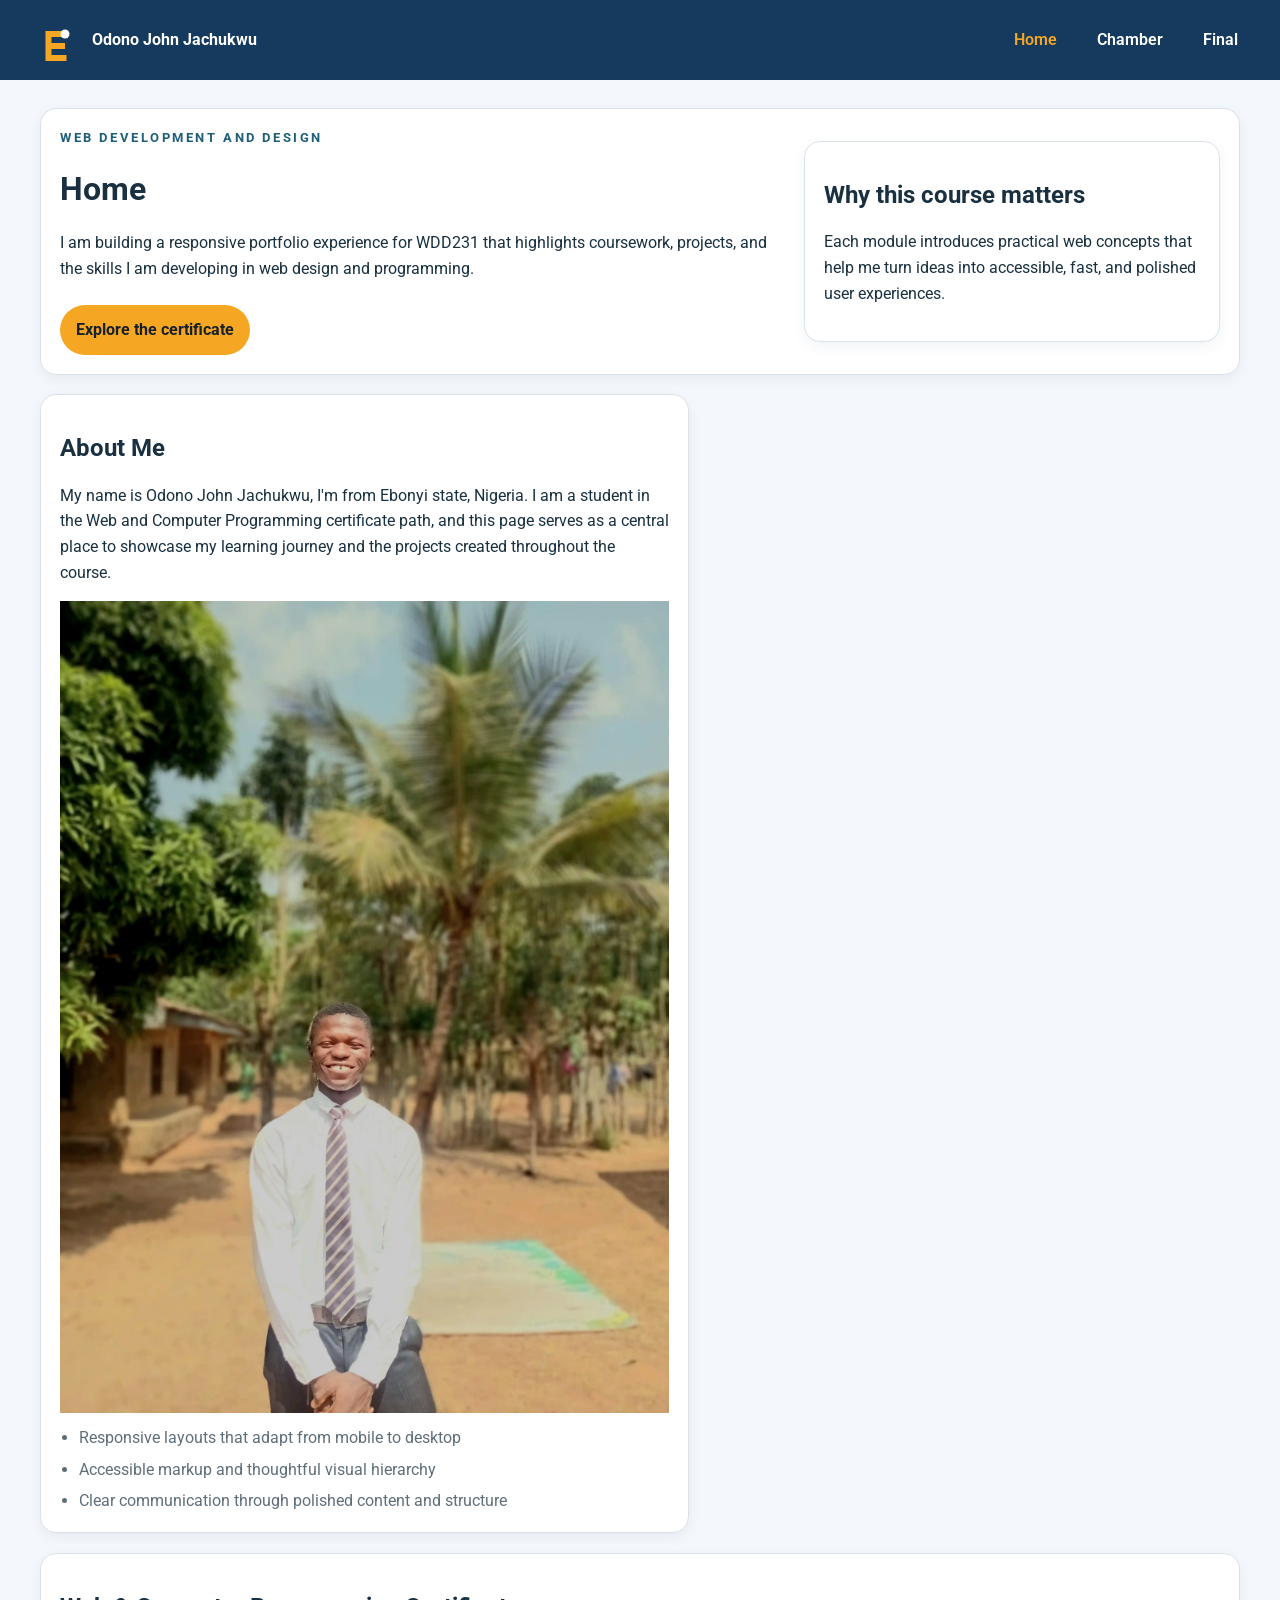
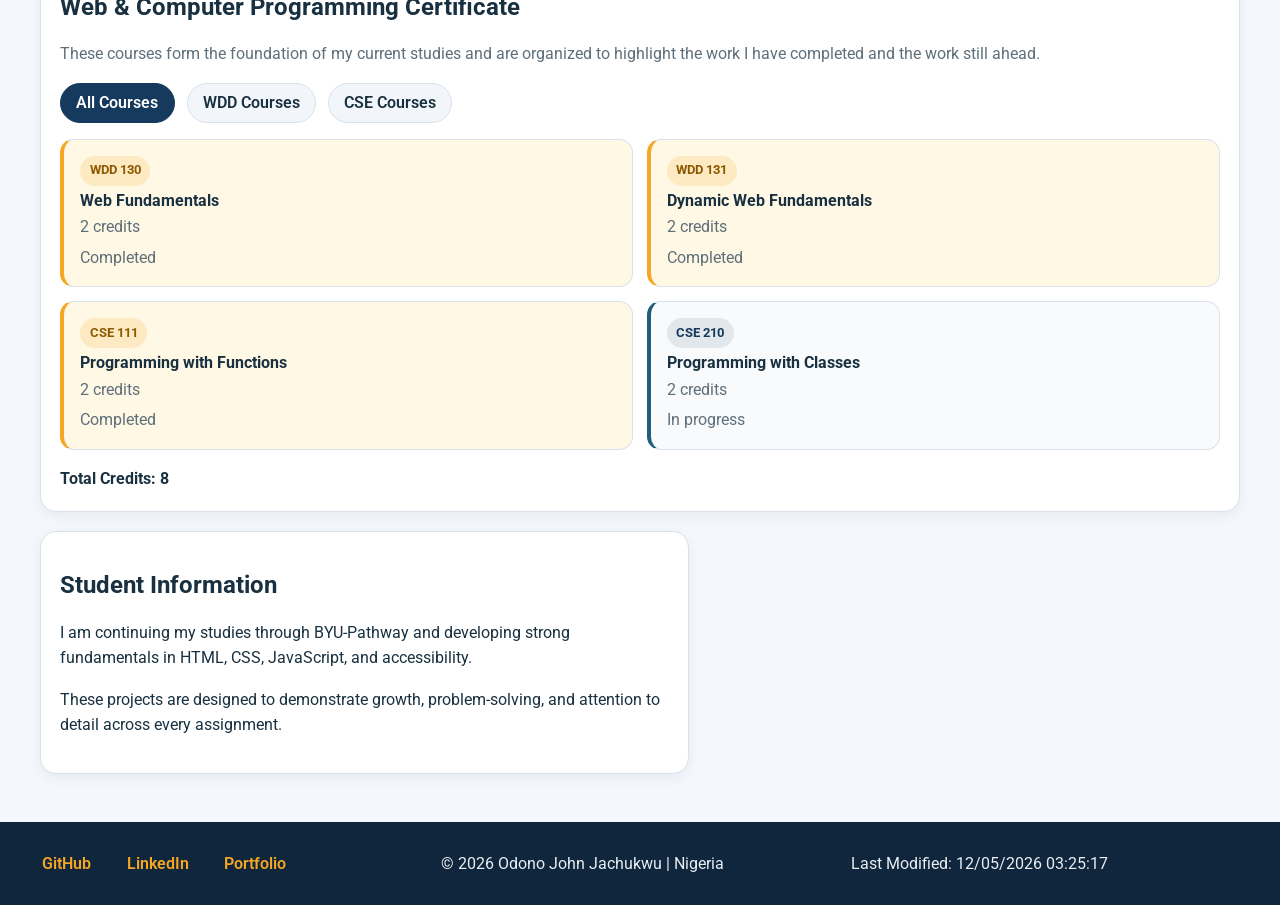
<file: index.html>
<!DOCTYPE html>
<html lang="en">
<head>
    <meta charset="UTF-8">
    <meta name="author" content="odono john jachukwu">
    <meta name="description" content="WDD231 course home page featuring coursework, projects, and student information in a responsive layout.">
    <meta name="viewport" content="width=device-width, initial-scale=1.0">

    <title>WDD231 | Home</title>

    <link rel="stylesheet" href="styles/normalize.css">
    <link rel="stylesheet" href="styles/small.css">
    <link rel="stylesheet" href="styles/large.css">

    <script src="scripts/navigation.js" defer></script>
    <script src="scripts/dates.js" defer></script>
    <script src="scripts/courses.js" defer></script>

    <link rel="preconnect" href="https://fonts.googleapis.com">
    <link rel="preconnect" href="https://fonts.gstatic.com" crossorigin>
    <link rel="preload" as="style" href="https://fonts.googleapis.com/css2?family=Roboto:wght@400;700&display=swap">
    <link rel="stylesheet" href="https://fonts.googleapis.com/css2?family=Roboto:wght@400;700&display=swap" media="print" onload="this.media='all'">
    <noscript>
        <link rel="stylesheet" href="https://fonts.googleapis.com/css2?family=Roboto:wght@400;700&display=swap">
    </noscript>
    <link rel="icon" href="favicon.ico">
    <meta property="og:title" content="WDD231 | Home">
    <meta property="og:description" content="Web Development and Design course home page">
    <meta property="og:image" content="images/og-image.jpg">
    <meta property="og:url" content="https://odono62.github.io/wdd231">
</head>
<body>
    <header class="site-header">
        <a class="brand" href="index.html" aria-label="Go to the home page">
            <img src="images/logo.svg" alt="" width="56" height="56">
            <span class="brand-text">Odono John Jachukwu</span>
        </a>

        <button id="menuBtn" type="button" aria-label="Toggle navigation" aria-expanded="false" aria-controls="navMenu">
            <span></span>
            <span></span>
            <span></span>
        </button>

        <nav id="navMenu" aria-label="Primary navigation">
            <a href="index.html" class="active">Home</a>
            <a href="chamber/">Chamber</a>
            <a href="final/">Final</a>
        </nav>
    </header>

    <main>
        <section class="hero" aria-labelledby="home-heading">
            <div class="hero-content">
                <p class="eyebrow">Web Development and Design</p>
                <h1 id="home-heading">Home</h1>
                <p>I am building a responsive portfolio experience for WDD231 that highlights coursework, projects, and the skills I am developing in web design and programming.</p>
                <a class="cta" href="#certificate">Explore the certificate</a>
            </div>
            <div class="hero-card">
                <h2>Why this course matters</h2>
                <p>Each module introduces practical web concepts that help me turn ideas into accessible, fast, and polished user experiences.</p>
            </div>
        </section>

        <section class="about-card" aria-labelledby="about-heading">
            <h2 id="about-heading">About Me</h2>
            <p>My name is Odono John Jachukwu, I'm from Ebonyi state, Nigeria. I am a student in the Web and Computer Programming certificate path, and this page serves as a central place to showcase my learning journey and the projects created throughout the course.</p>
            <img src="images/profile.webp" alt="my profile picture">
            <ul class="highlights">
                <li>Responsive layouts that adapt from mobile to desktop</li>
                <li>Accessible markup and thoughtful visual hierarchy</li>
                <li>Clear communication through polished content and structure</li>
            </ul>
        </section>

        <section class="certificate-card" id="certificate" aria-labelledby="certificate-heading">
            <div class="section-heading">
                <h2 id="certificate-heading">Web &amp; Computer Programming Certificate</h2>
                <p>These courses form the foundation of my current studies and are organized to highlight the work I have completed and the work still ahead.</p>
            </div>

            <div class="filter-controls" role="group" aria-label="Filter courses">
                <button class="filter-btn active" id="allBtn" type="button" data-filter="all">All Courses</button>
                <button class="filter-btn" id="wddBtn" type="button" data-filter="WDD">WDD Courses</button>
                <button class="filter-btn" id="cseBtn" type="button" data-filter="CSE">CSE Courses</button>
            </div>

            <div id="courseContainer" class="course-grid" aria-live="polite"></div>
            <p id="credits" class="credits-summary" aria-live="polite"></p>
        </section>

        <section class="info-card" aria-labelledby="student-info-heading">
            <h2 id="student-info-heading">Student Information</h2>
            <p>I am continuing my studies through BYU-Pathway and developing strong fundamentals in HTML, CSS, JavaScript, and accessibility.</p>
            <p>These projects are designed to demonstrate growth, problem-solving, and attention to detail across every assignment.</p>
        </section>
    </main>

    <footer class="site-footer">
        <nav class="social-links" aria-label="Social links">
            <a href="https://github.com/yourusername" target="_blank" rel="noopener noreferrer">GitHub</a>
            <a href="https://www.linkedin.com/in/yourprofile/" target="_blank" rel="noopener noreferrer">LinkedIn</a>
            <a href="https://www.example.com/" target="_blank" rel="noopener noreferrer">Portfolio</a>
        </nav>

        <p class="footer-meta">&copy; <span id="currentYear"></span> Odono John Jachukwu | Nigeria</p>
        <p id="lastModified" class="footer-meta"></p>
    </footer>
</body>
</html>
</file>
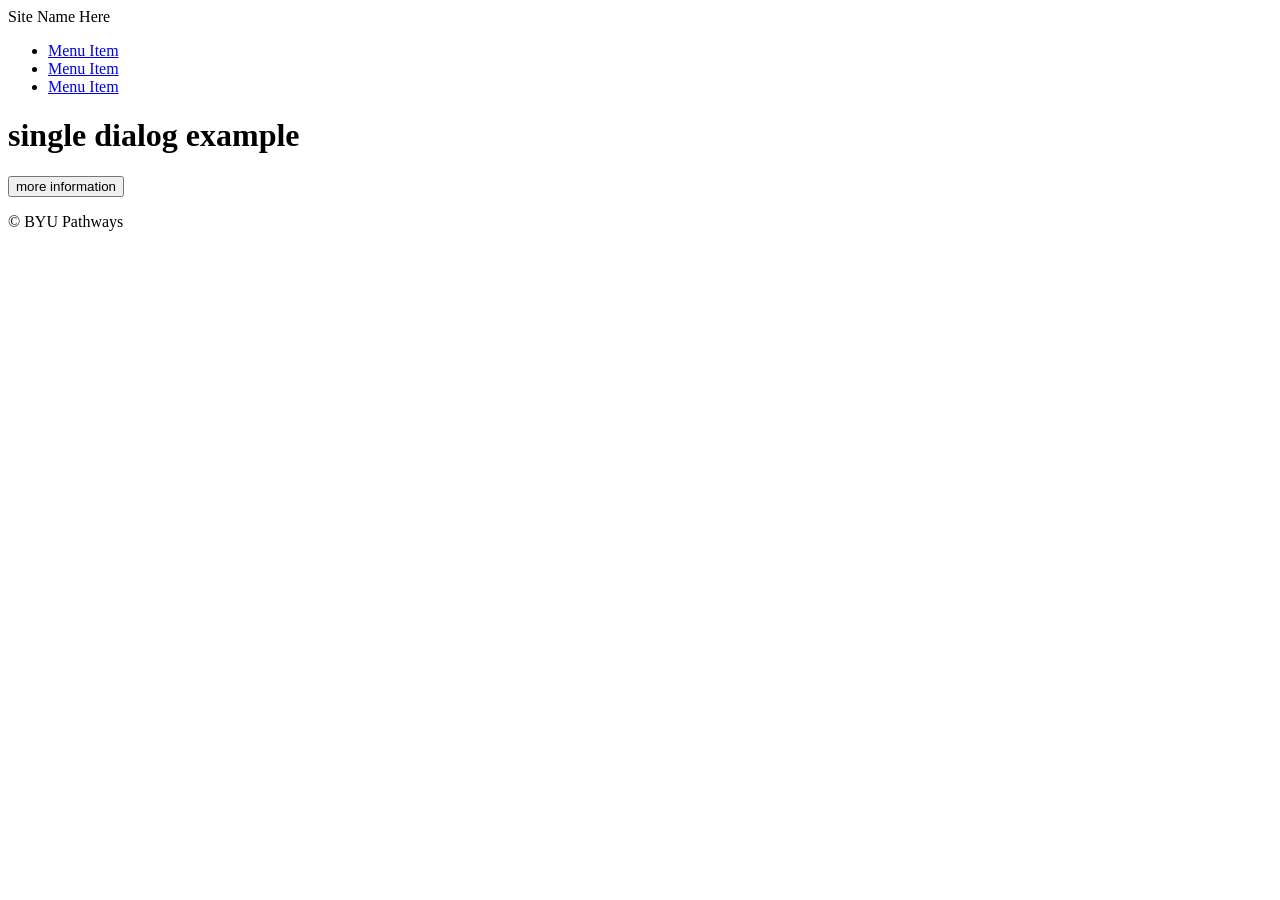
<file: startLab/index.html>
<!DOCTYPE html>
<html lang="en">

<head>
  <meta charset="UTF-8">
  <meta name="viewport" content="width=device-width, initial-scale=1.0">
  <meta name="description" content="Start File">
  <meta name="author" content="Paul Cheney">

  <link rel="stylesheet" href="styles/small.css">
  <link rel="stylesheet" href="styles/large.css">
  
  <script src="scripts/modals.js" defer></script>

  <title>Start File</title>
</head>

<body>
  <header>
    <span>Site Name Here</span>
  </header>

  <nav>
    <ul>
      <li><a href="#">Menu Item</a></li>
      <li><a href="#">Menu Item</a></li>
      <li><a href="#">Menu Item</a></li>
    </ul>
  </nav>

  <main>
    <h1>single dialog example</h1>
    <button id="openbutton">more information</button>


    <dialog id="dialogbutton">
      <p>additonal information about this topic</p>
      <button id="closebutton">close</button>
    </dialog>



  </main>

  <footer>
    <p>&copy; BYU Pathways</p>
  </footer>

  
</body>
</html>
</file>
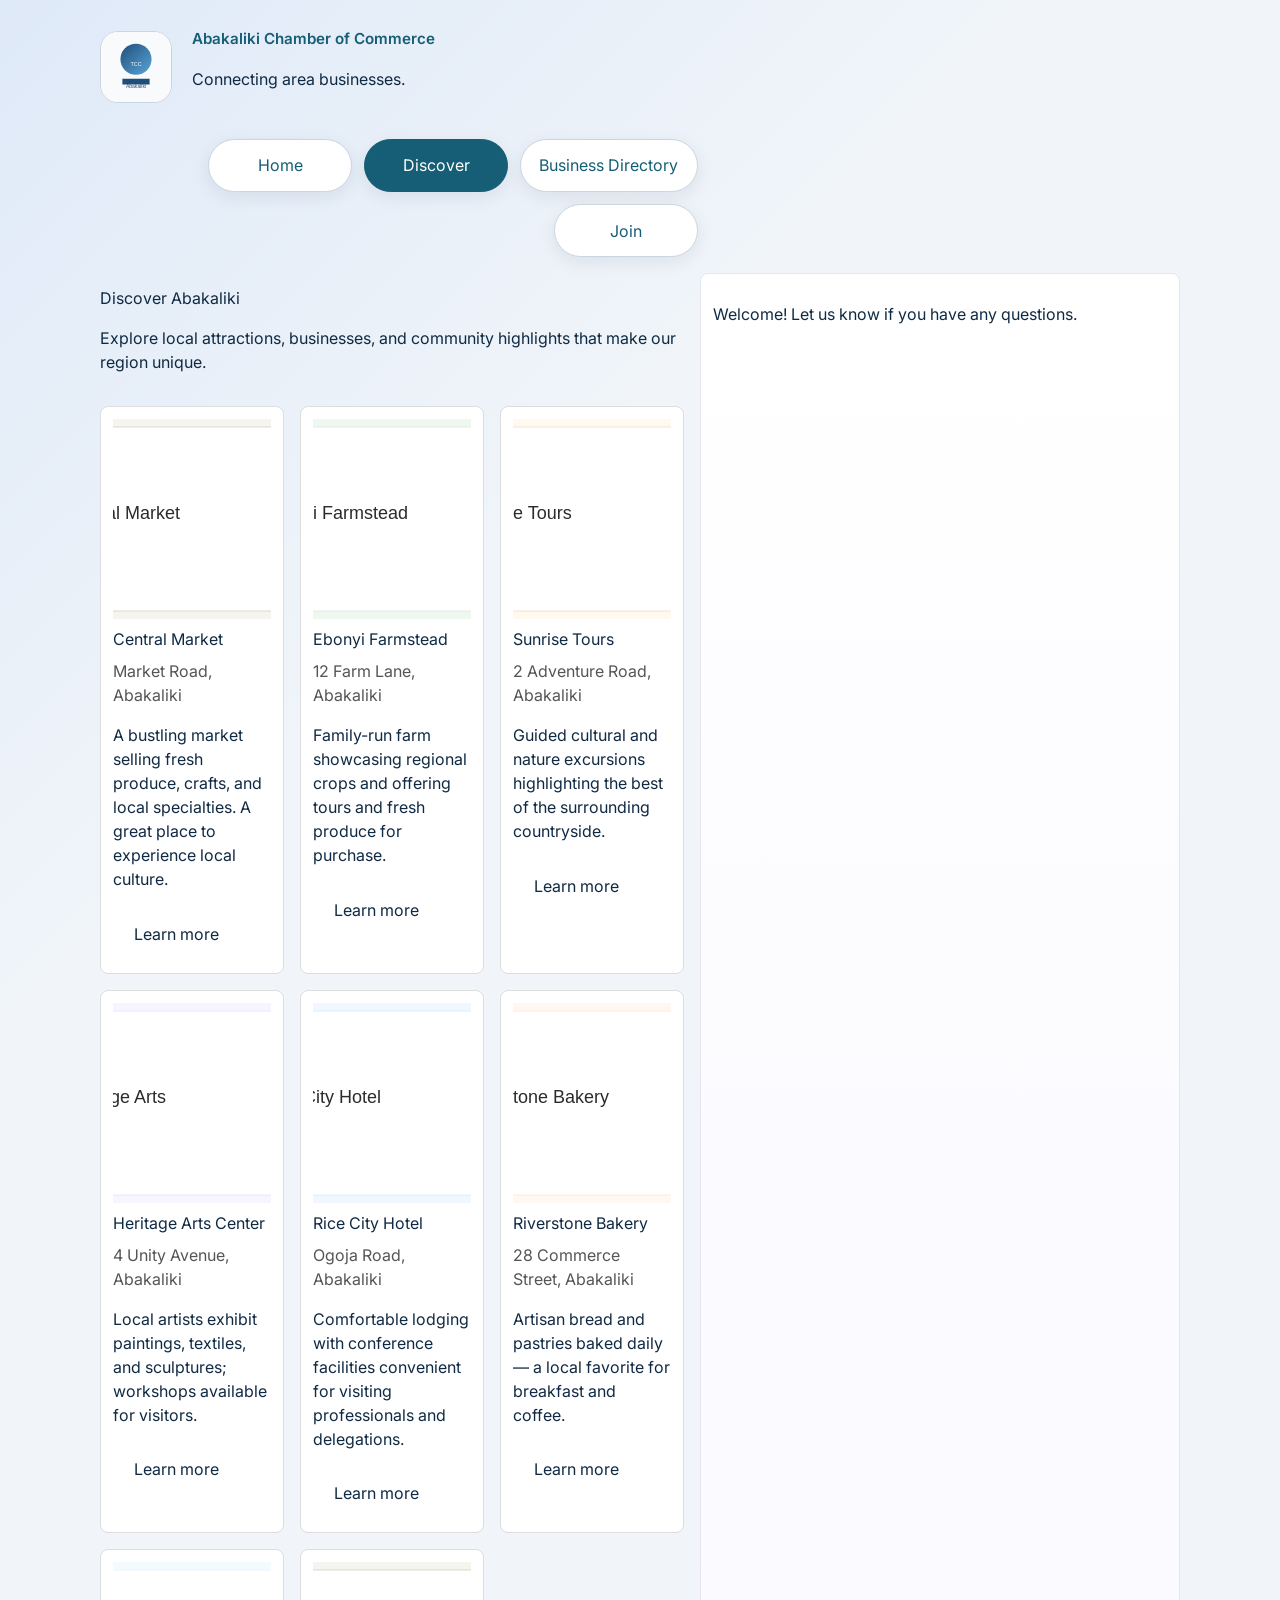
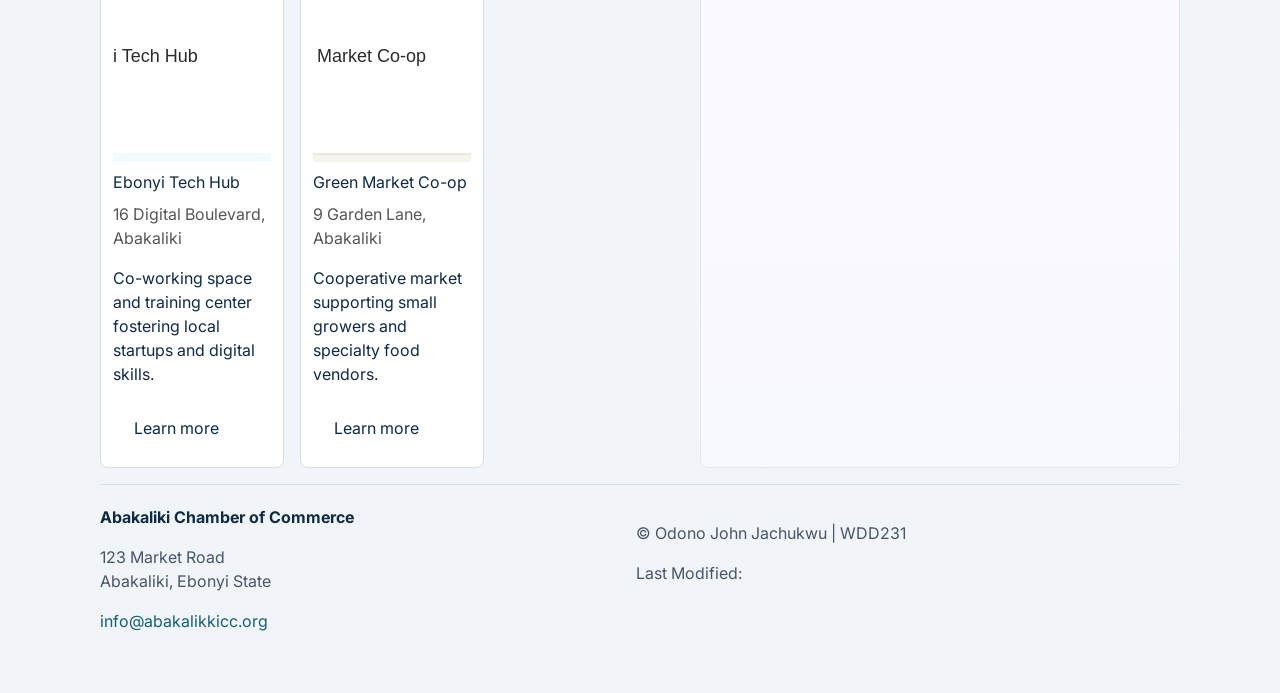
<file: chamber/discover.html>
<!DOCTYPE html>
<html lang="en">
<head>
<meta charset="utf-8">
<meta name="viewport" content="width=device-width,initial-scale=1">
<meta name="author" content="Odono John Jachukwu">
<title>Discover Abakaliki — Chamber</title>
<meta name="description" content="Discover attractions, businesses, and community features in Abakaliki.">
<meta property="og:title" content="Discover Abakaliki — Chamber">
<meta property="og:description" content="Explore local attractions, businesses, and community highlights in Abakaliki.">
<meta property="og:image" content="https://odono62.github.io/wdd231/chamber/images/logo.svg">
<meta property="og:url" content="https://odono62.github.io/wdd231/chamber/discover.html">
<link rel="icon" href="images/favicon.ico" type="image/x-icon">
<link rel="preconnect" href="https://fonts.googleapis.com">
<link rel="preconnect" href="https://fonts.gstatic.com" crossorigin>
<link href="https://fonts.googleapis.com/css2?family=Inter:wght@400;500;600;700&display=swap" rel="stylesheet">
<link rel="stylesheet" href="styles/normalize.css">
<link rel="stylesheet" href="styles/main.css">
<link rel="stylesheet" href="styles/discover.css">
<script type="module" src="scripts/discover.js"></script>
</head>
<body>
<header class="page-header">
<div class="brand">
<img src="images/logo.svg" alt="Abakaliki Chamber logo" width="72" height="72">
<div>
<p class="eyebrow">Abakaliki Chamber of Commerce</p>
<p class="brand-title">Connecting area businesses.</p>
</div>
</div>
<button id="menu" aria-controls="primary-navigation" aria-expanded="false">Menu</button>
<nav id="primary-navigation" class="main-nav">
  <a href="index.html">Home</a>
  <a href="discover.html" class="active">Discover</a>
  <a href="directory.html">Business Directory</a>
  <a href="join.html">Join</a>
</nav>
</header>

<main class="container">
  <section class="discover-grid">
    <div class="discover-heading">
      <h1>Discover Abakaliki</h1>
      <p>Explore local attractions, businesses, and community highlights that make our region unique.</p>
    </div>

    <aside class="visit-note" aria-live="polite">
      <!-- visit message populated by script -->
      <p id="visit-message"></p>
    </aside>

    <section class="cards" id="places-list" aria-label="Places of interest">
      <!-- cards populated by script -->
    </section>
  </section>
</main>

<footer>
<div class="footer-contact">
  <p class="footer-brand">Abakaliki Chamber of Commerce</p>
  <p>123 Market Road<br>Abakaliki, Ebonyi State</p>
  <p><a href="mailto:info@abakalikkicc.org">info@abakalikkicc.org</a></p>
</div>
<div class="footer-meta">
  <p>© <span id="year"></span> Odono John Jachukwu | WDD231</p>
  <p>Last Modified: <span id="lastModified"></span></p>
  </div>
</footer>

</body>
</html>
</file>
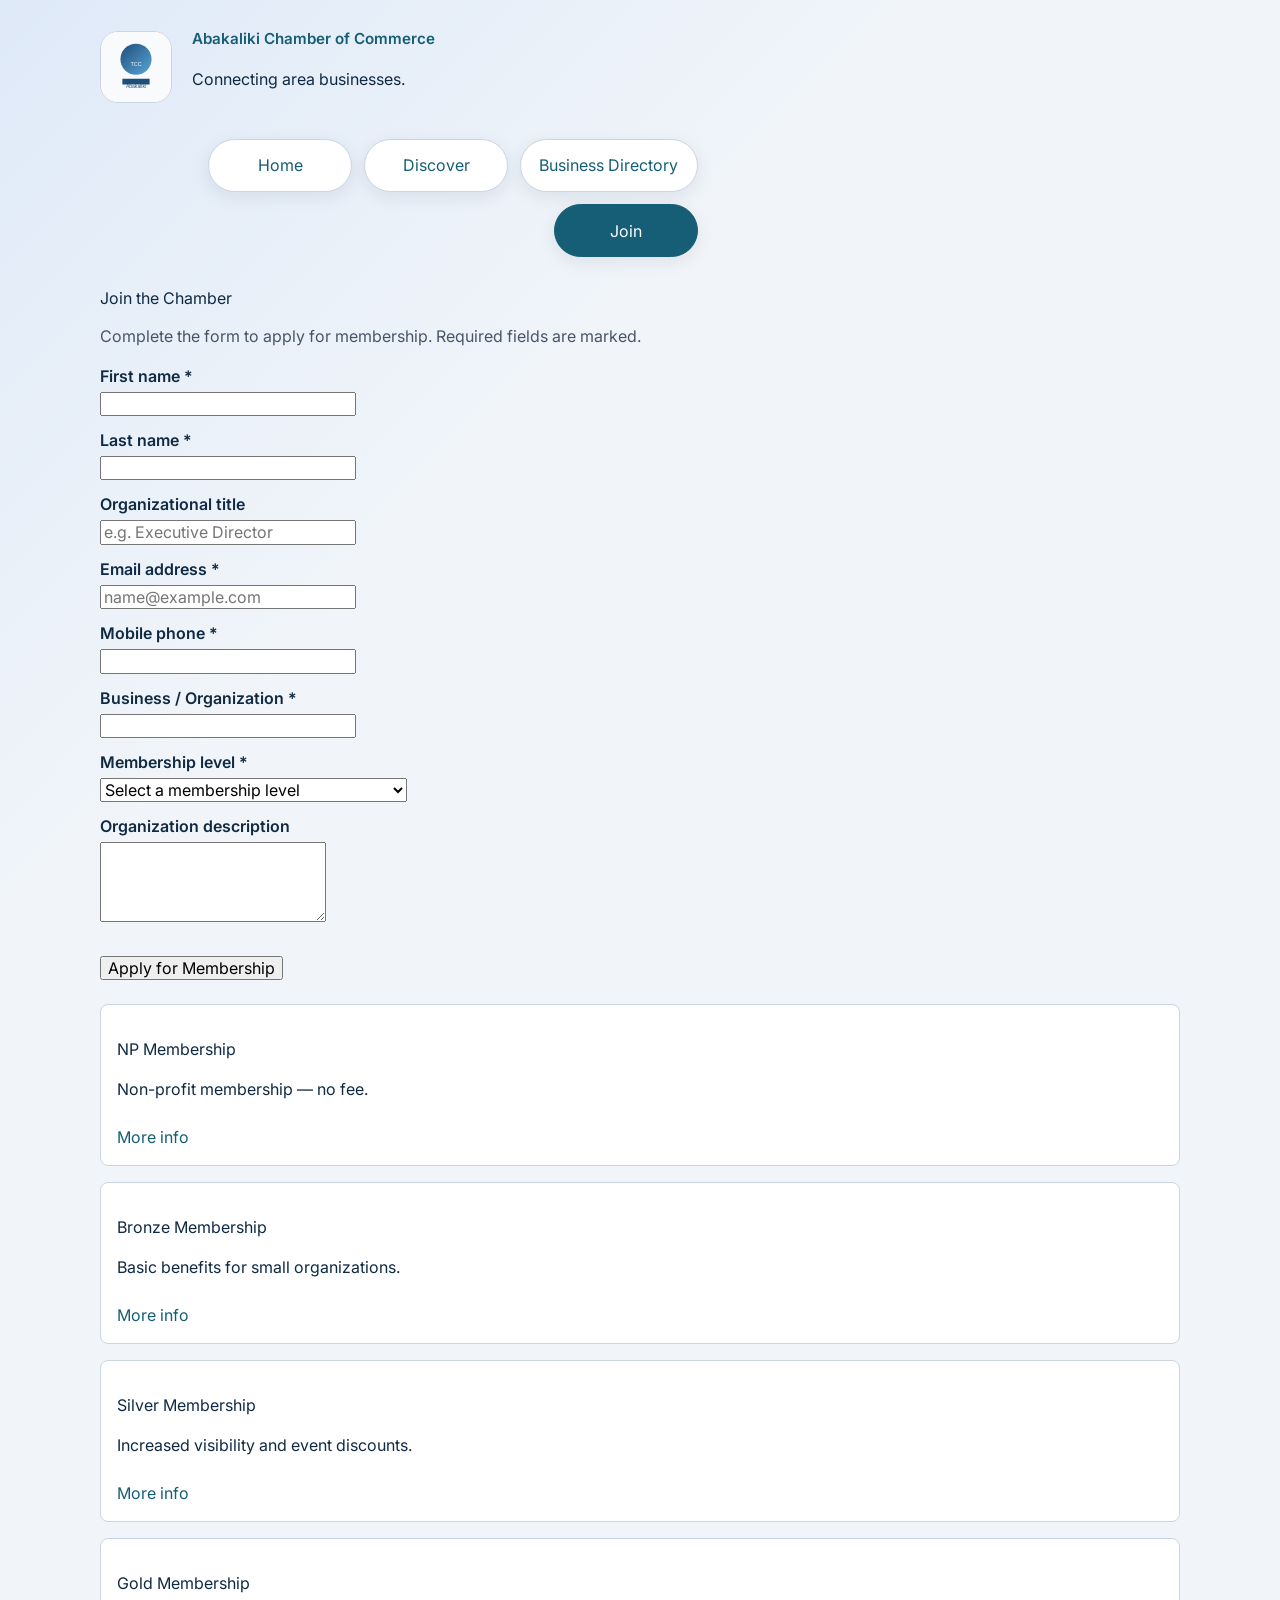
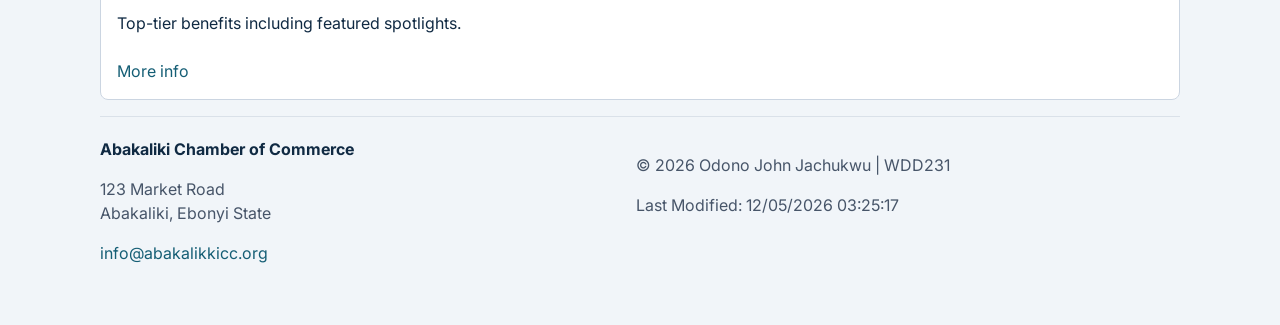
<file: chamber/join.html>
<!DOCTYPE html>
<html lang="en">
<head>
<meta charset="UTF-8">
<meta name="viewport" content="width=device-width, initial-scale=1.0">
<title>Join — Abakaliki Chamber of Commerce</title>
<meta name="description" content="Join the Abakaliki Chamber of Commerce. Membership details and application form.">
<meta name="author" content="Odono John Jachukwu">
<link rel="icon" href="images/favicon.ico">
<link rel="preconnect" href="https://fonts.googleapis.com">
<link rel="preconnect" href="https://fonts.gstatic.com" crossorigin>
<link href="https://fonts.googleapis.com/css2?family=Inter:wght@400;500;600;700&display=swap" rel="stylesheet">
<meta property="og:type" content="website">
<meta property="og:title" content="Join the Abakaliki Chamber of Commerce">
<meta property="og:description" content="Apply for membership in the Abakaliki Chamber of Commerce and connect with local business leaders.">
<meta property="og:image" content="https://odono62.github.io/wdd231/chamber/images/logo.svg">
<meta property="og:url" content="https://odono62.github.io/wdd231/chamber/join.html">
<link rel="stylesheet" href="styles/normalize.css">
<link rel="stylesheet" href="styles/main.css">
<script defer src="scripts/date.js"></script>
<script defer src="scripts/join.js"></script>
</head>
<body>
<header class="page-header">
<!-- same header/nav as index.html to maintain site pattern -->
<div class="brand">
<img src="images/logo.svg" alt="Abakaliki Chamber logo" width="72" height="72" decoding="async">
<div>
<p class="eyebrow">Abakaliki Chamber of Commerce</p>
<p class="brand-title">Connecting area businesses.</p>
</div>
</div>
<button id="menu" aria-controls="primary-navigation" aria-expanded="false">Menu</button>
<nav id="primary-navigation" class="main-nav">
  <a href="index.html">Home</a>
  <a href="discover.html">Discover</a>
  <a href="directory.html">Business Directory</a>
  <a href="join.html" class="active">Join</a>
</nav>
</header>
<main>
<section class="section-heading">
  <h1>Join the Chamber</h1>
  <p>Complete the form to apply for membership. Required fields are marked.</p>
</section>

<section class="form-levels container">
  <h2 class="sr-only">Membership application and level information</h2>
  <form id="join-form" class="form-stack" method="get" action="thankyou.html" novalidate>
    <label>
      <span class="field-label">First name *</span>
      <input type="text" name="firstName" title="Applicant's first name" autocomplete="given-name" required>
    </label>

    <label>
      <span class="field-label">Last name *</span>
      <input type="text" name="lastName" title="Applicant's last name" autocomplete="family-name" required>
    </label>

    <label>
      <span class="field-label">Organizational title</span>
      <input type="text" name="orgTitle" title="Your title within the organization" autocomplete="organization-title" pattern="^[A-Za-z\s-]{7,}$" placeholder="e.g. Executive Director">
    </label>

    <label>
      <span class="field-label">Email address *</span>
      <input type="email" name="email" title="Email address" autocomplete="email" placeholder="name@example.com" required>
    </label>

    <label>
      <span class="field-label">Mobile phone *</span>
      <input type="tel" name="phone" title="Mobile phone number" autocomplete="tel" required>
    </label>

    <label>
      <span class="field-label">Business / Organization *</span>
      <input type="text" name="organization" title="Business or organization name" autocomplete="organization" required>
    </label>

    <label>
      <span class="field-label">Membership level *</span>
      <select name="membership" title="Select membership level" required>
        <option value="" disabled selected hidden>Select a membership level</option>
        <option value="np">NP Membership — Non-profit (no fee)</option>
        <option value="bronze">Bronze Membership</option>
        <option value="silver">Silver Membership</option>
        <option value="gold">Gold Membership</option>
      </select>
    </label>

    <label>
      <span class="field-label">Organization description</span>
      <textarea name="description" title="Description of your business or organization" rows="4"></textarea>
    </label>

    <input type="hidden" id="timestamp" name="timestamp" value="">

    <div class="form-actions">
      <input type="submit" value="Apply for Membership">
    </div>
  </form>

  <aside class="levels" aria-label="Membership levels">
    <div class="level-card">
      <h3>NP Membership</h3>
      <p>Non-profit membership — no fee.</p>
      <a href="#" class="info-link" data-modal="modal-np">More info</a>
    </div>
    <div class="level-card">
      <h3>Bronze Membership</h3>
      <p>Basic benefits for small organizations.</p>
      <a href="#" class="info-link" data-modal="modal-bronze">More info</a>
    </div>
    <div class="level-card">
      <h3>Silver Membership</h3>
      <p>Increased visibility and event discounts.</p>
      <a href="#" class="info-link" data-modal="modal-silver">More info</a>
    </div>
    <div class="level-card">
      <h3>Gold Membership</h3>
      <p>Top-tier benefits including featured spotlights.</p>
      <a href="#" class="info-link" data-modal="modal-gold">More info</a>
    </div>
  </aside>
</section>
</main>

<!-- Modals -->
<dialog id="modal-np" aria-labelledby="np-title">
  <h3 id="np-title">NP Membership — Benefits</h3>
  <ul>
    <li>Community networking</li>
    <li>Access to member events</li>
    <li>Non-profit listing in directory</li>
  </ul>
  <button class="close">Close</button>
</dialog>

<dialog id="modal-bronze" aria-labelledby="bronze-title">
  <h3 id="bronze-title">Bronze Membership — Benefits</h3>
  <ul>
    <li>Event access and discounts</li>
    <li>Basic directory listing</li>
    <li>Newsletter inclusion</li>
  </ul>
  <button class="close">Close</button>
</dialog>

<dialog id="modal-silver" aria-labelledby="silver-title">
  <h3 id="silver-title">Silver Membership — Benefits</h3>
  <ul>
    <li>Priority event registration</li>
    <li>Featured directory placement</li>
    <li>Advertising opportunities</li>
  </ul>
  <button class="close">Close</button>
</dialog>

<dialog id="modal-gold" aria-labelledby="gold-title">
  <h3 id="gold-title">Gold Membership — Benefits</h3>
  <ul>
    <li>Homepage spotlight</li>
    <li>Premium event sponsorship</li>
    <li>Dedicated promotional support</li>
  </ul>
  <button class="close">Close</button>
</dialog>

<footer>
<div class="footer-contact">
  <p class="footer-brand">Abakaliki Chamber of Commerce</p>
  <p>123 Market Road<br>Abakaliki, Ebonyi State</p>
  <p><a href="mailto:info@abakalikkicc.org">info@abakalikkicc.org</a></p>
</div>
<div class="footer-meta">
  <p>© <span id="year"></span> Odono John Jachukwu | WDD231</p>
  <p>Last Modified: <span id="lastModified"></span></p>
  </div>
</footer>

</body>
</html>
</file>
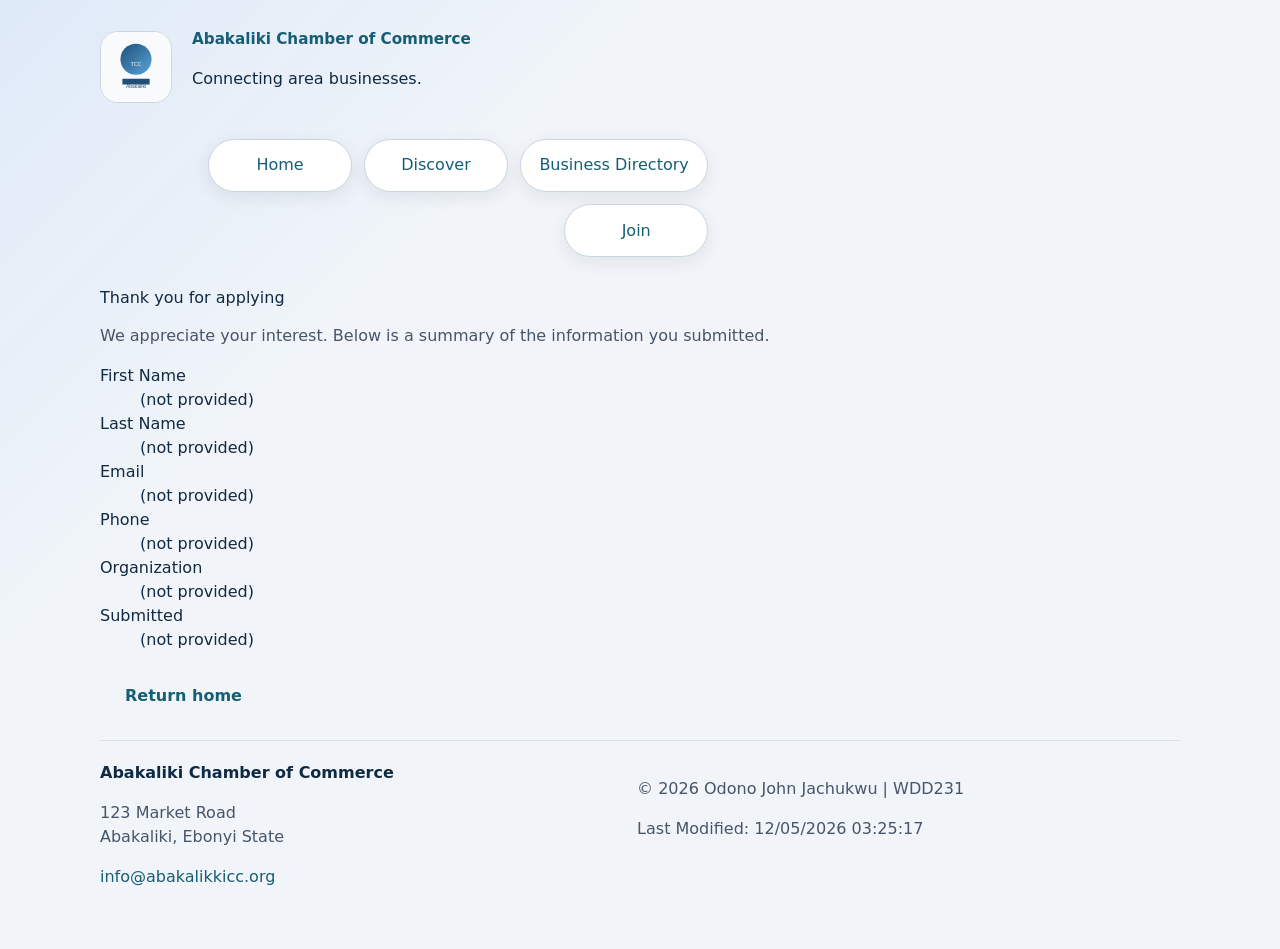
<file: chamber/thankyou.html>
<!DOCTYPE html>
<html lang="en">
<head>
<meta charset="UTF-8">
<meta name="viewport" content="width=device-width, initial-scale=1.0">
<title>Thank you — Abakaliki Chamber</title>
<link rel="stylesheet" href="styles/normalize.css">
<link rel="stylesheet" href="styles/main.css">
<script defer src="scripts/date.js"></script>
<script defer src="scripts/thankyou.js"></script>
</head>
<body>
<header class="page-header">
<div class="brand">
<img src="images/logo.svg" alt="Abakaliki Chamber logo" width="72" height="72" decoding="async">
<div>
<p class="eyebrow">Abakaliki Chamber of Commerce</p>
<p class="brand-title">Connecting area businesses.</p>
</div>
</div>
<button id="menu" aria-controls="primary-navigation" aria-expanded="false">Menu</button>
<nav id="primary-navigation" class="main-nav">
  <a href="index.html">Home</a>
  <a href="discover.html">Discover</a>
  <a href="directory.html">Business Directory</a>
  <a href="join.html">Join</a>
</nav>
</header>
<main class="container">
  <section class="section-heading">
    <h1>Thank you for applying</h1>
    <p>We appreciate your interest. Below is a summary of the information you submitted.</p>
  </section>

  <section id="summary" class="summary">
    <!-- populated by thankyou.js -->
  </section>

  <p><a href="index.html" class="button">Return home</a></p>
</main>

<footer>
<div class="footer-contact">
  <p class="footer-brand">Abakaliki Chamber of Commerce</p>
  <p>123 Market Road<br>Abakaliki, Ebonyi State</p>
  <p><a href="mailto:info@abakalikkicc.org">info@abakalikkicc.org</a></p>
</div>
<div class="footer-meta">
  <p>© <span id="year"></span> Odono John Jachukwu | WDD231</p>
  <p>Last Modified: <span id="lastModified"></span></p>
  </div>
</footer>

</body>
</html>
</file>
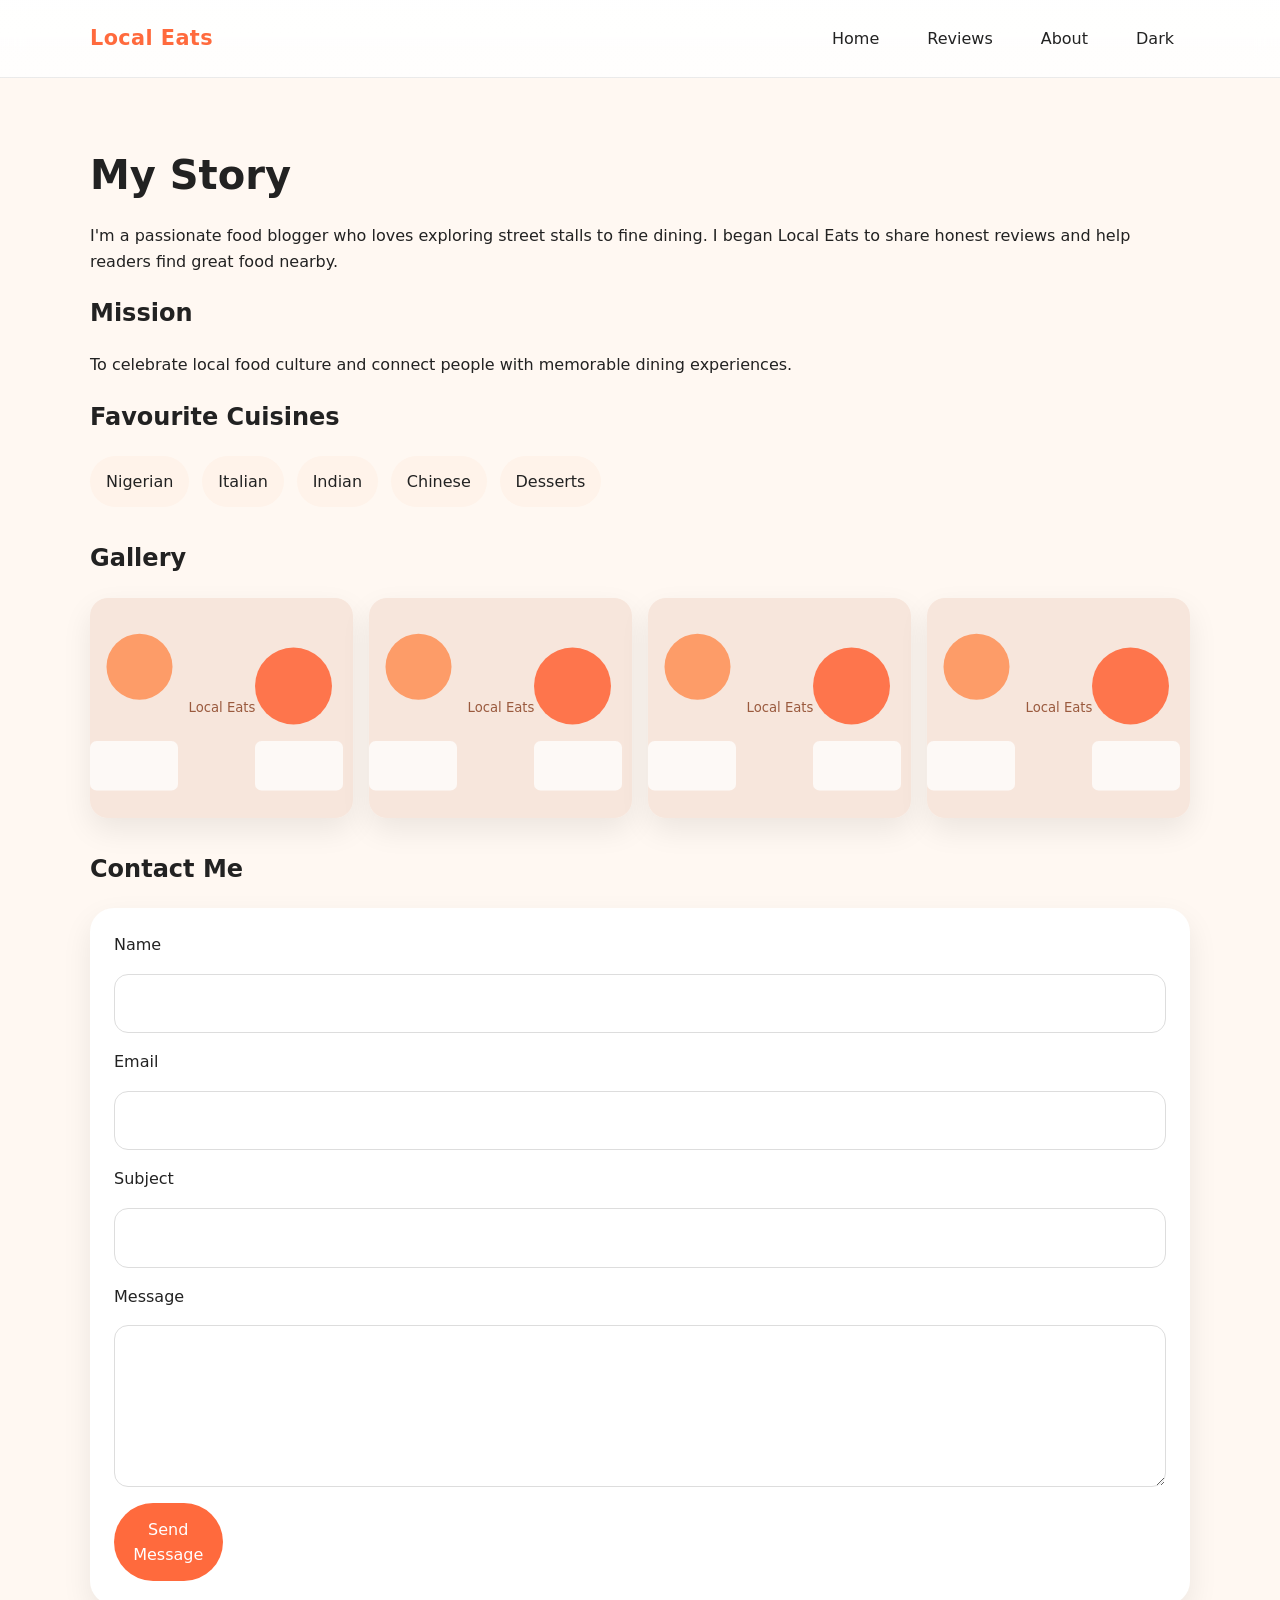
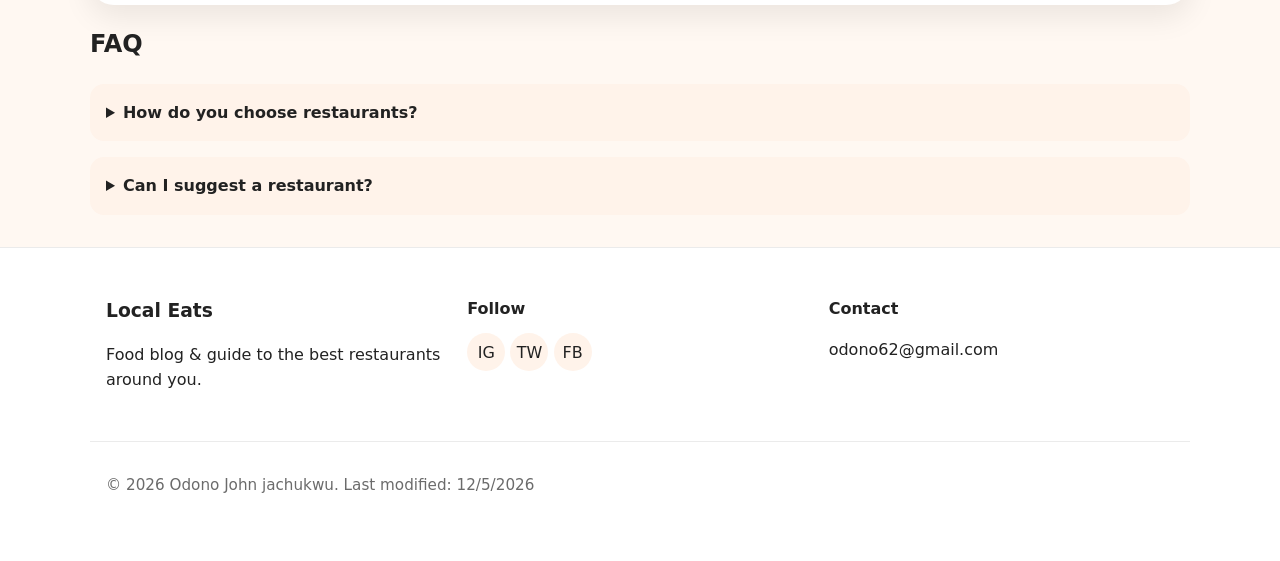
<file: final/about.html>
<!doctype html>
<html lang="en">
<head>
  <meta charset="utf-8">
  <meta name="viewport" content="width=device-width,initial-scale=1">
  <title>About – Local Eats</title>
  <meta name="description" content="About Local Eats, my story, mission, and contact form.">
  <meta name="author" content="odono john jachukwu">
  <link rel="stylesheet" href="css/style.css">
  <link rel="stylesheet" href="css/large.css" media="(min-width:1000px)">
  <script defer src="js/main.js"></script>
</head>
<body>
  <header class="site-header">
    <div class="container nav-wrap">
      <a href="index.html" class="logo">Local Eats</a>
      <button id="nav-toggle" class="nav-toggle" aria-label="Open navigation">
        <span class="hamburger"></span>
      </button>
      <nav class="site-nav" id="site-nav" aria-label="Main navigation">
        <ul>
          <li><a href="index.html">Home</a></li>
          <li><a href="reviews.html">Reviews</a></li>
          <li><a href="about.html">About</a></li>
          <li><button id="theme-toggle" class="theme-toggle" aria-pressed="false">Dark</button></li>
        </ul>
      </nav>
    </div>
  </header>

  <main class="container about-page">
    <section class="story">
      <h1>My Story</h1>
      <p>I'm a passionate food blogger who loves exploring street stalls to fine dining. I began Local Eats to share honest reviews and help readers find great food nearby.</p>
      <h2>Mission</h2>
      <p>To celebrate local food culture and connect people with memorable dining experiences.</p>

      <h2>Favourite Cuisines</h2>
      <ul class="fave-cuisines">
        <li>Nigerian</li>
        <li>Italian</li>
        <li>Indian</li>
        <li>Chinese</li>
        <li>Desserts</li>
      </ul>
    </section>

    <section class="gallery">
      <h2>Gallery</h2>
      <div class="grid gallery-grid">
        <img data-src="images/placeholder.svg" alt="Dish 1" class="lazy">
        <img data-src="images/placeholder.svg" alt="Dish 2" class="lazy">
        <img data-src="images/placeholder.svg" alt="Dish 3" class="lazy">
        <img data-src="images/placeholder.svg" alt="Dish 4" class="lazy">
      </div>
    </section>

    <section class="contact">
      <h2>Contact Me</h2>
      <form id="contact-form" novalidate>
        <label for="name">Name</label>
        <input id="name" name="name" required>

        <label for="email">Email</label>
        <input id="email" name="email" type="email" required>

        <label for="subject">Subject</label>
        <input id="subject" name="subject" required>

        <label for="message">Message</label>
        <textarea id="message" name="message" rows="5" required></textarea>

        <button class="btn" type="submit">Send Message</button>
      </form>
    </section>

    <section class="faq">
      <h2>FAQ</h2>
      <details>
        <summary>How do you choose restaurants?</summary>
        <p>I visit each place at least once and evaluate food, service, and atmosphere.</p>
      </details>
      <details>
        <summary>Can I suggest a restaurant?</summary>
        <p>Yes — use the contact form or DM on social.</p>
      </details>
    </section>
  </main>

  <button id="scroll-top" class="scroll-top" aria-label="Scroll to top">↑</button>

  <footer class="site-footer">
    <div class="container footer-grid">
      <div>
        <h3>Local Eats</h3>
        <p>Food blog & guide to the best restaurants around you.</p>
      </div>
      <div>
        <h4>Follow</h4>
        <div class="social">
          <a href="#" aria-label="Instagram">IG</a>
          <a href="#" aria-label="Twitter">TW</a>
          <a href="#" aria-label="Facebook">FB</a>
        </div>
      </div>
      <div>
        <h4>Contact</h4>
        <p>odono62@gmail.com</p>
      </div>
    </div>
    <div class="container copyright">
      <p>&copy; <span id="year"></span> Odono John jachukwu. Last modified: <span id="last-modified"></span></p>
    </div>
  </footer>
</body>
</html>
</file>
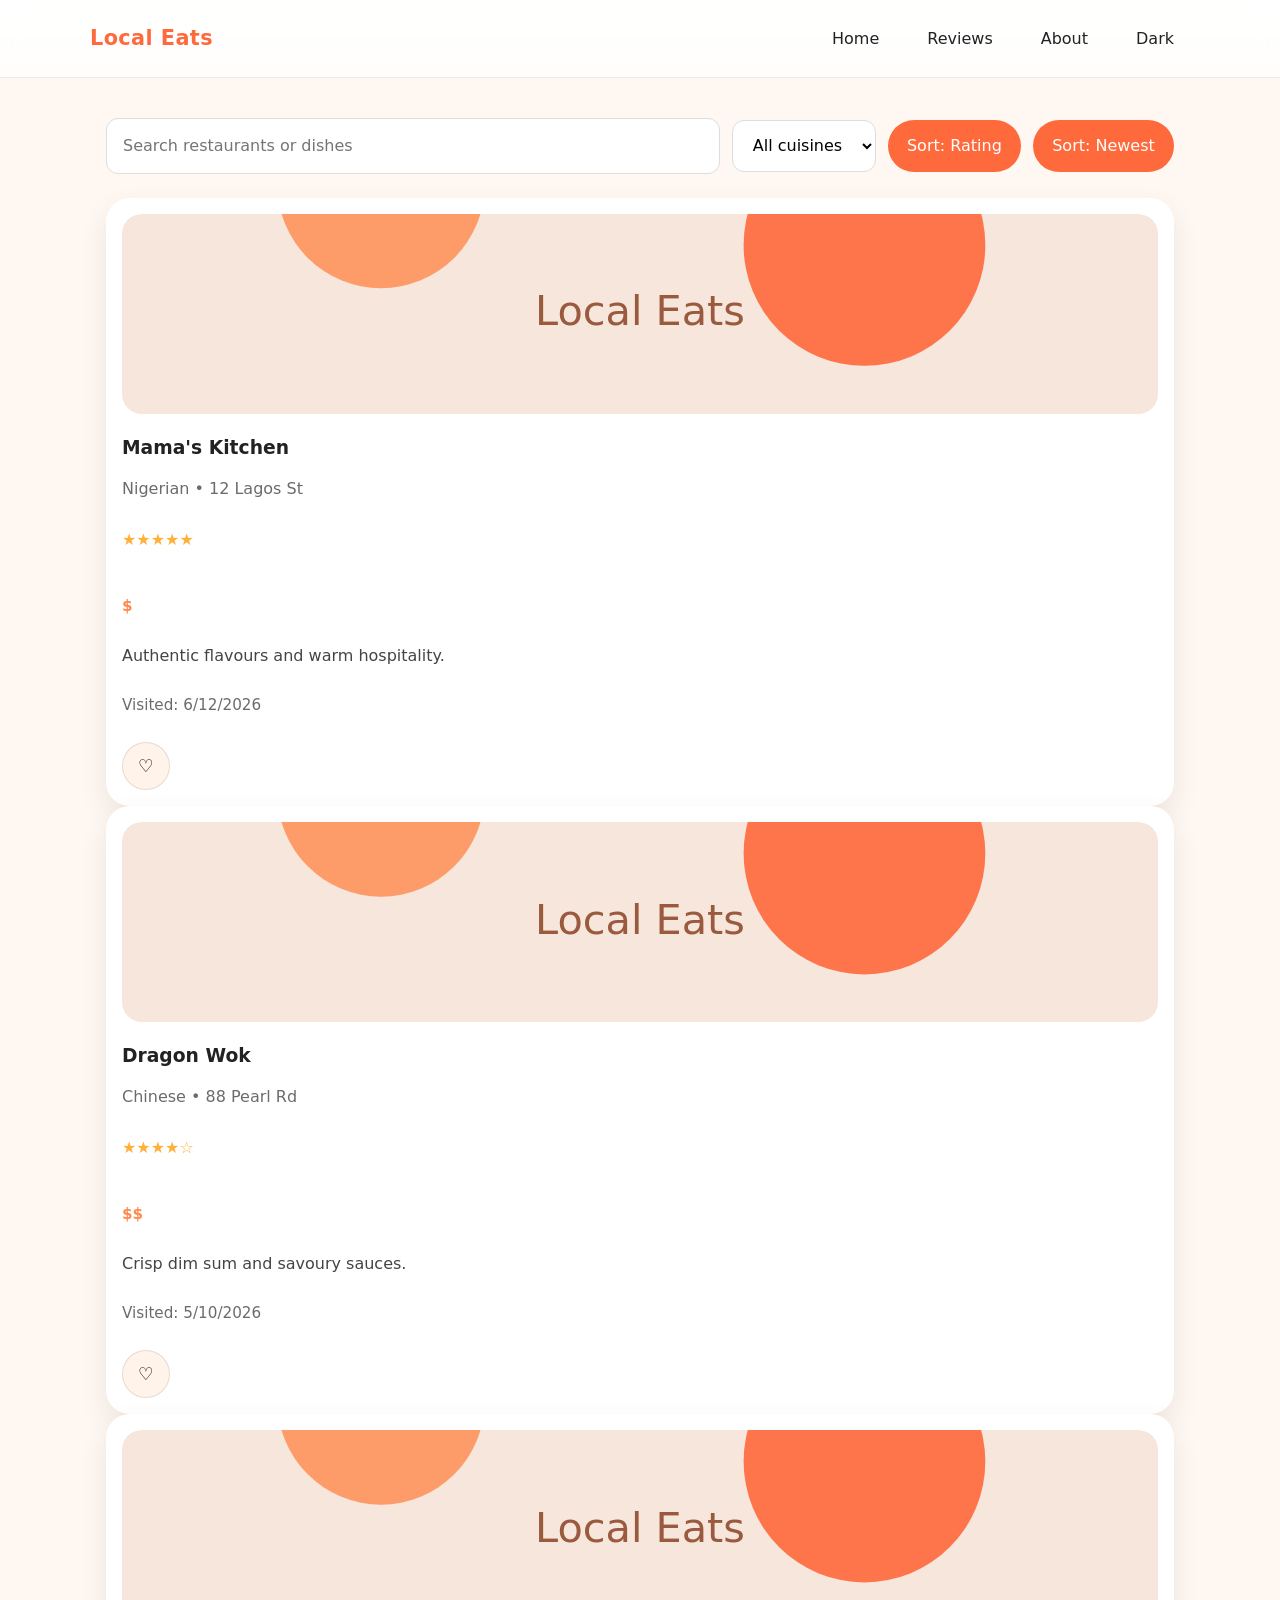
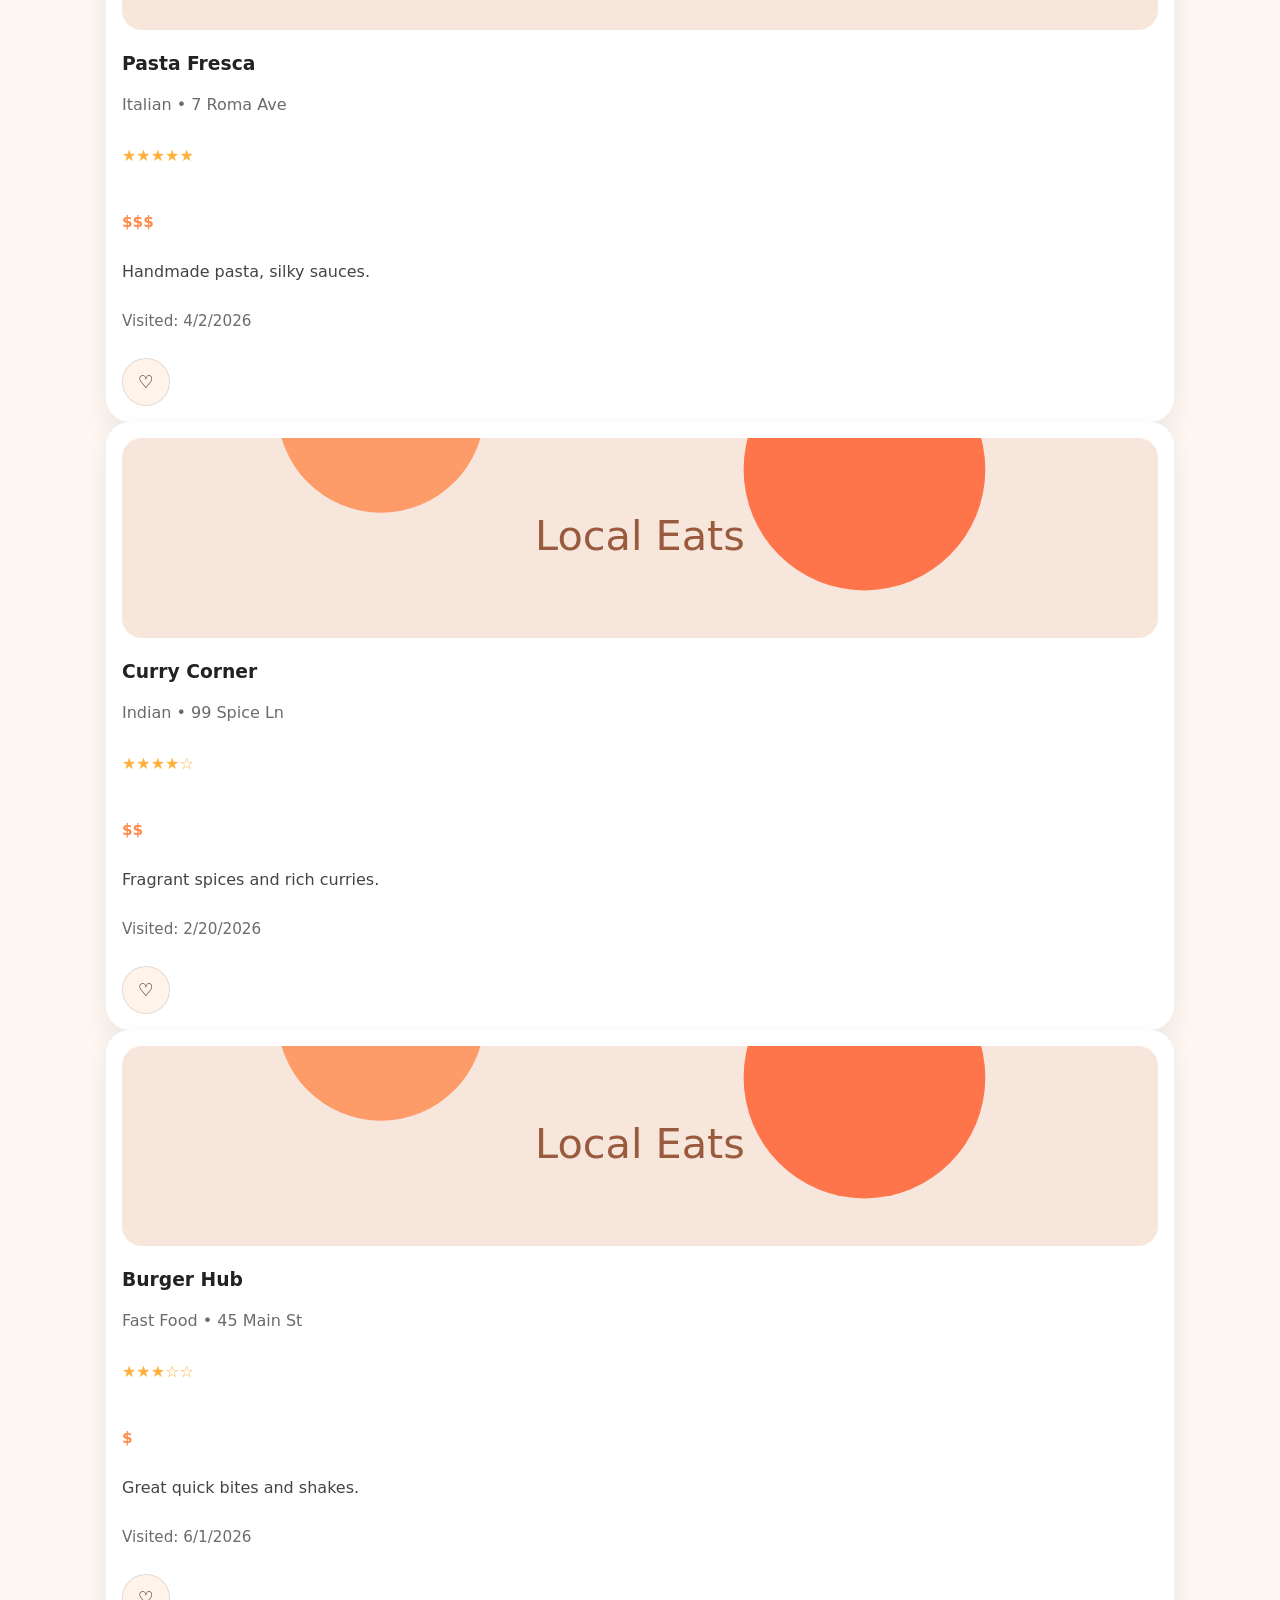
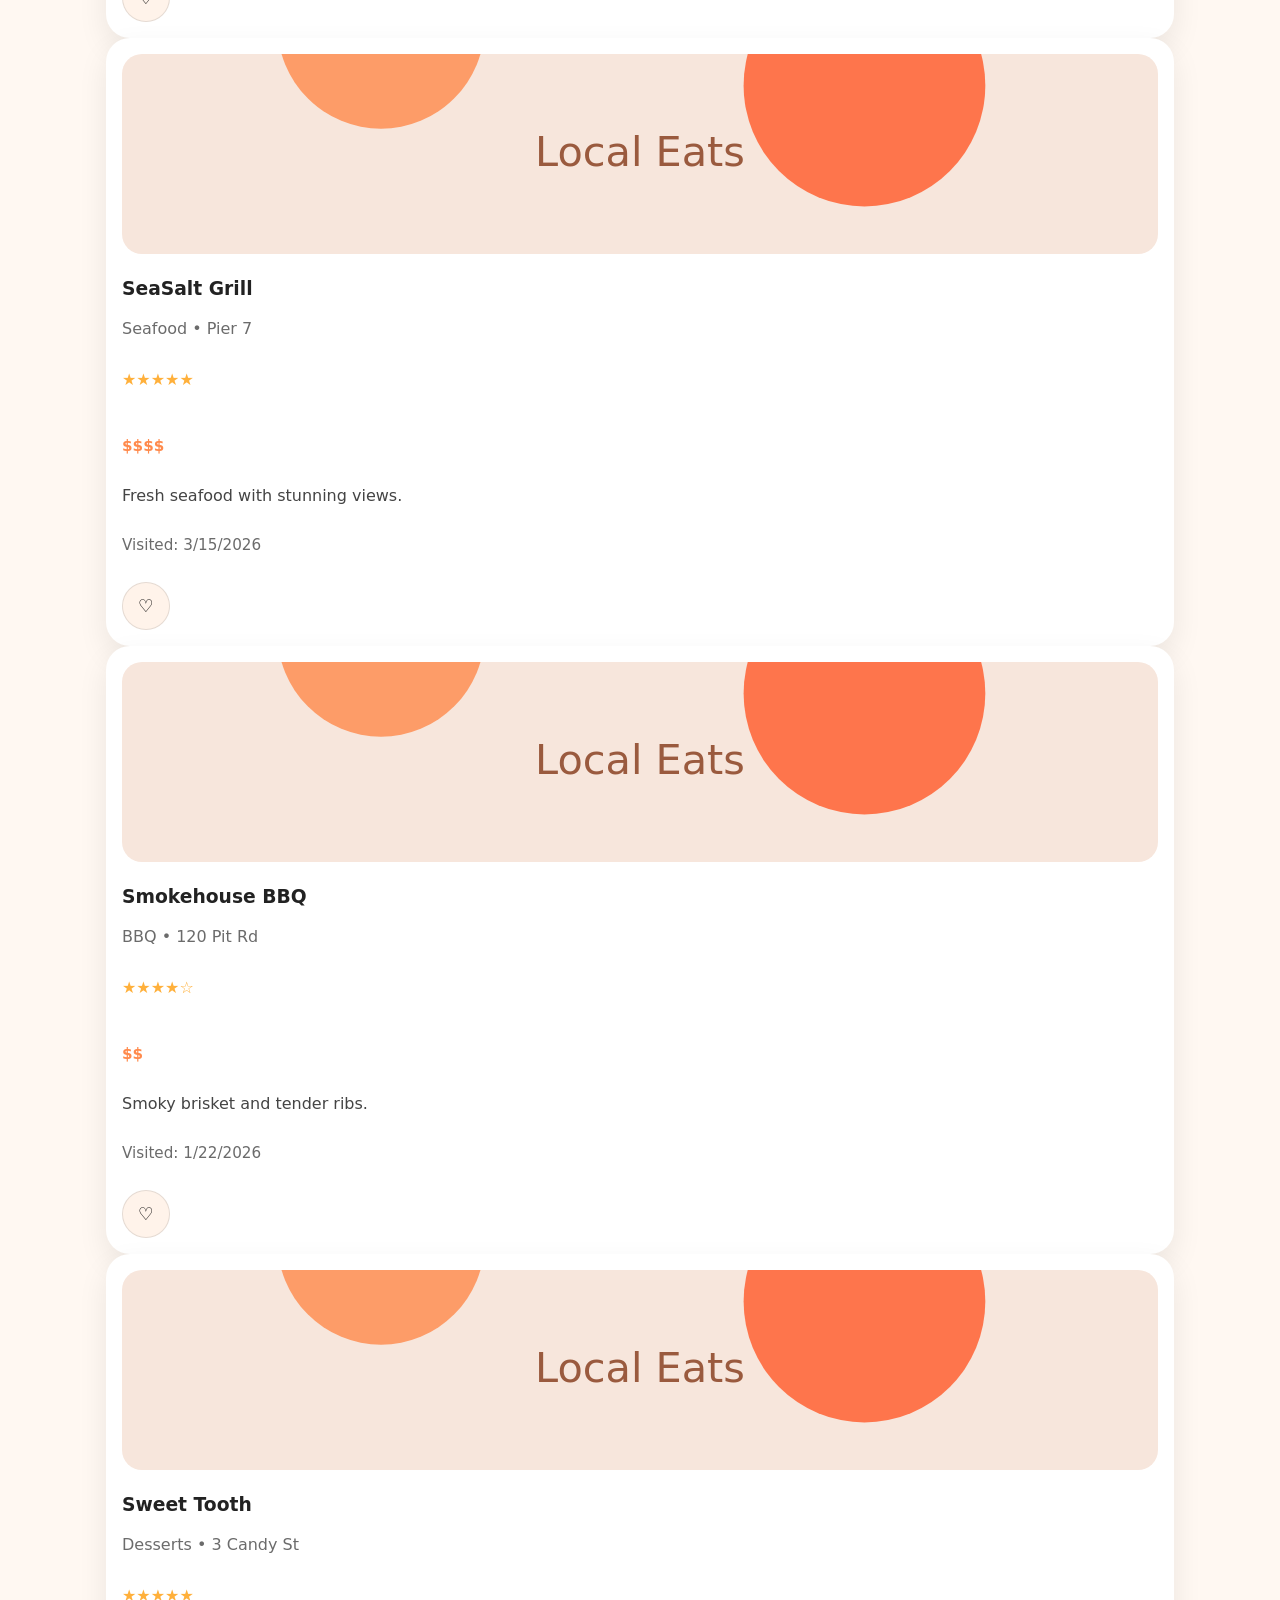
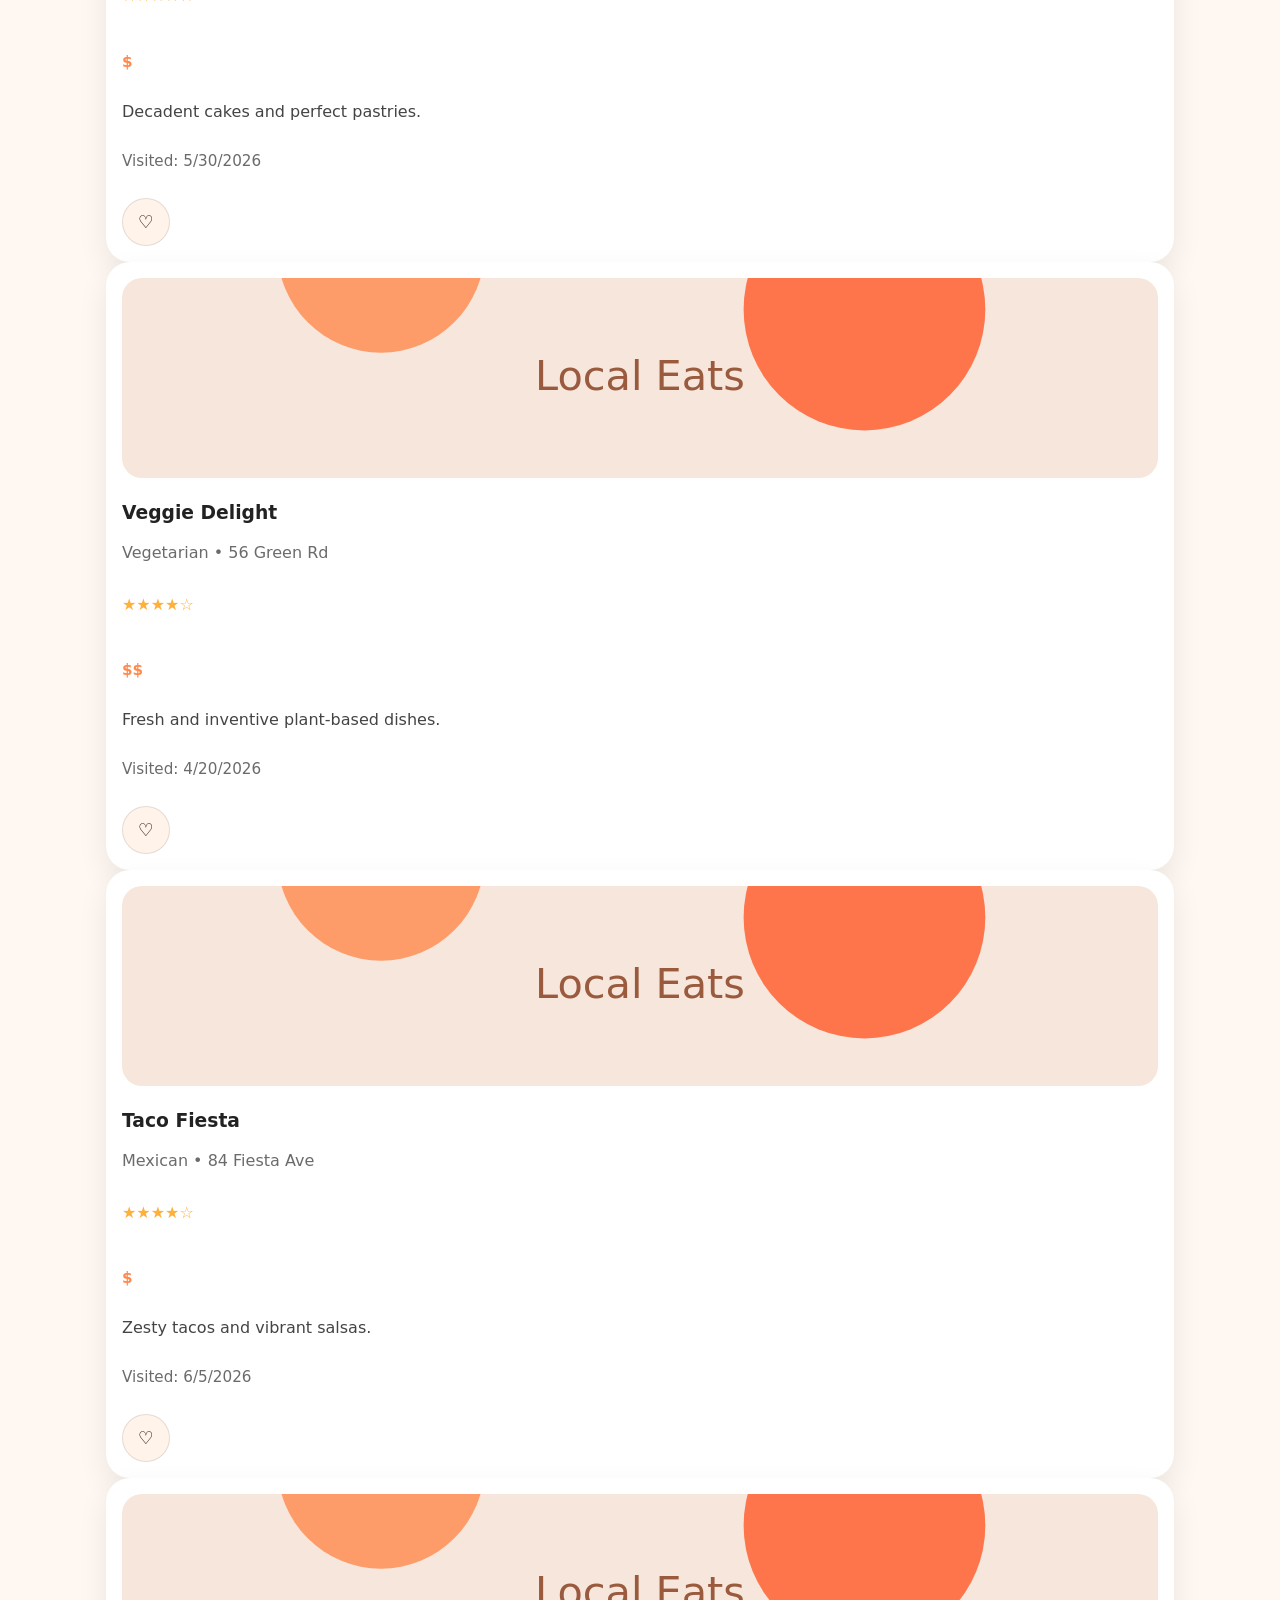
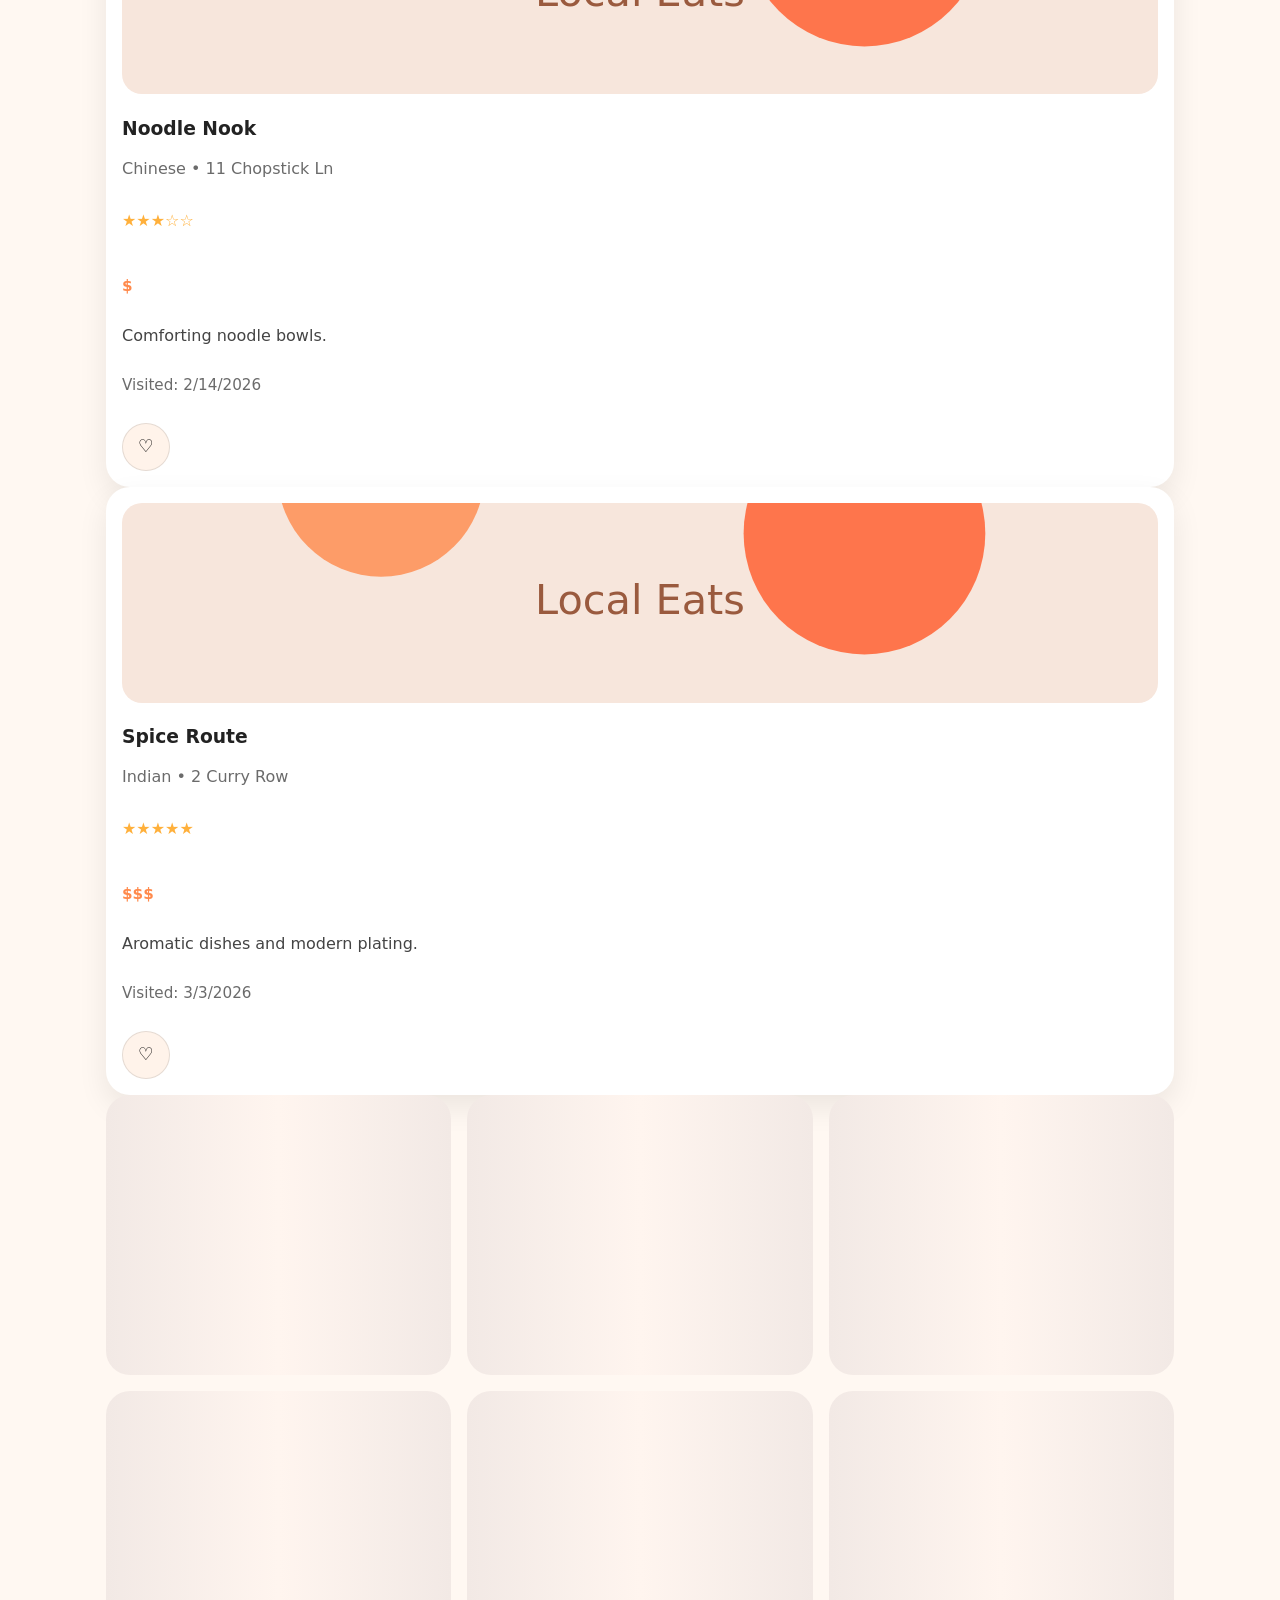
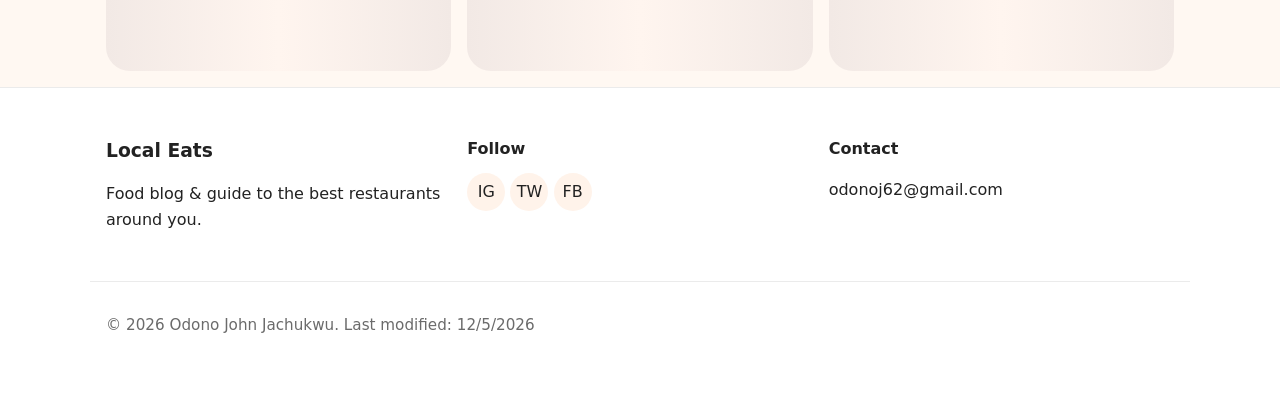
<file: final/reviews.html>
<!doctype html>
<html lang="en">
<head>
  <meta charset="utf-8">
  <meta name="viewport" content="width=device-width,initial-scale=1">
  <title>Reviews & Blog – Local Eats</title>
  <meta name="description" content="Read reviews and blog posts about local restaurants and dishes.">
  <meta name="author" content="odono john jachukwu">
  <link rel="stylesheet" href="css/style.css">
  <link rel="stylesheet" href="css/large.css" media="(min-width:1000px)">
  <script defer src="js/reviews.js"></script>
  <script defer src="js/main.js"></script>
</head>
<body>
  <header class="site-header">
    <div class="container nav-wrap">
      <a href="index.html" class="logo">Local Eats</a>
      <button id="nav-toggle" class="nav-toggle" aria-label="Open navigation">
        <span class="hamburger"></span>
      </button>
      <nav class="site-nav" id="site-nav" aria-label="Main navigation">
        <ul>
          <li><a href="index.html">Home</a></li>
          <li><a href="reviews.html">Reviews</a></li>
          <li><a href="about.html">About</a></li>
          <li><button id="theme-toggle" class="theme-toggle" aria-pressed="false">Dark</button></li>
        </ul>
      </nav>
    </div>
  </header>

  <main class="container">
    <section class="controls">
      <input id="search" type="search" placeholder="Search restaurants or dishes" aria-label="Search reviews">
      <select id="filter-cuisine" aria-label="Filter by cuisine">
        <option value="">All cuisines</option>
      </select>
      <button id="sort-rating" class="btn">Sort: Rating</button>
      <button id="sort-newest" class="btn">Sort: Newest</button>
    </section>

    <section id="reviews-list" class="reviews-grid">
      <!-- Review cards injected by JS -->
    </section>

    <div id="skeleton" class="skeleton-grid" hidden>
      <div class="skeleton-card"></div>
      <div class="skeleton-card"></div>
      <div class="skeleton-card"></div>
      <div class="skeleton-card"></div>
      <div class="skeleton-card"></div>
      <div class="skeleton-card"></div>
    </div>

  </main>

  <button id="scroll-top" class="scroll-top" aria-label="Scroll to top">↑</button>

  <footer class="site-footer">
    <div class="container footer-grid">
      <div>
        <h3>Local Eats</h3>
        <p>Food blog & guide to the best restaurants around you.</p>
      </div>
      <div>
        <h4>Follow</h4>
        <div class="social">
          <a href="www.instagram.com" aria-label="Instagram">IG</a>
          <a href="www.twitter.com" aria-label="Twitter">TW</a>
          <a href="www.faceebook.com" aria-label="Facebook">FB</a>
        </div>
      </div>
      <div>
        <h4>Contact</h4>
        <p>odonoj62@gmail.com</p>
      </div>
    </div>
    <div class="container copyright">
      <p>&copy; <span id="year"></span> Odono John Jachukwu. Last modified: <span id="last-modified"></span></p>
    </div>
  </footer>
</body>
</html>
</file>
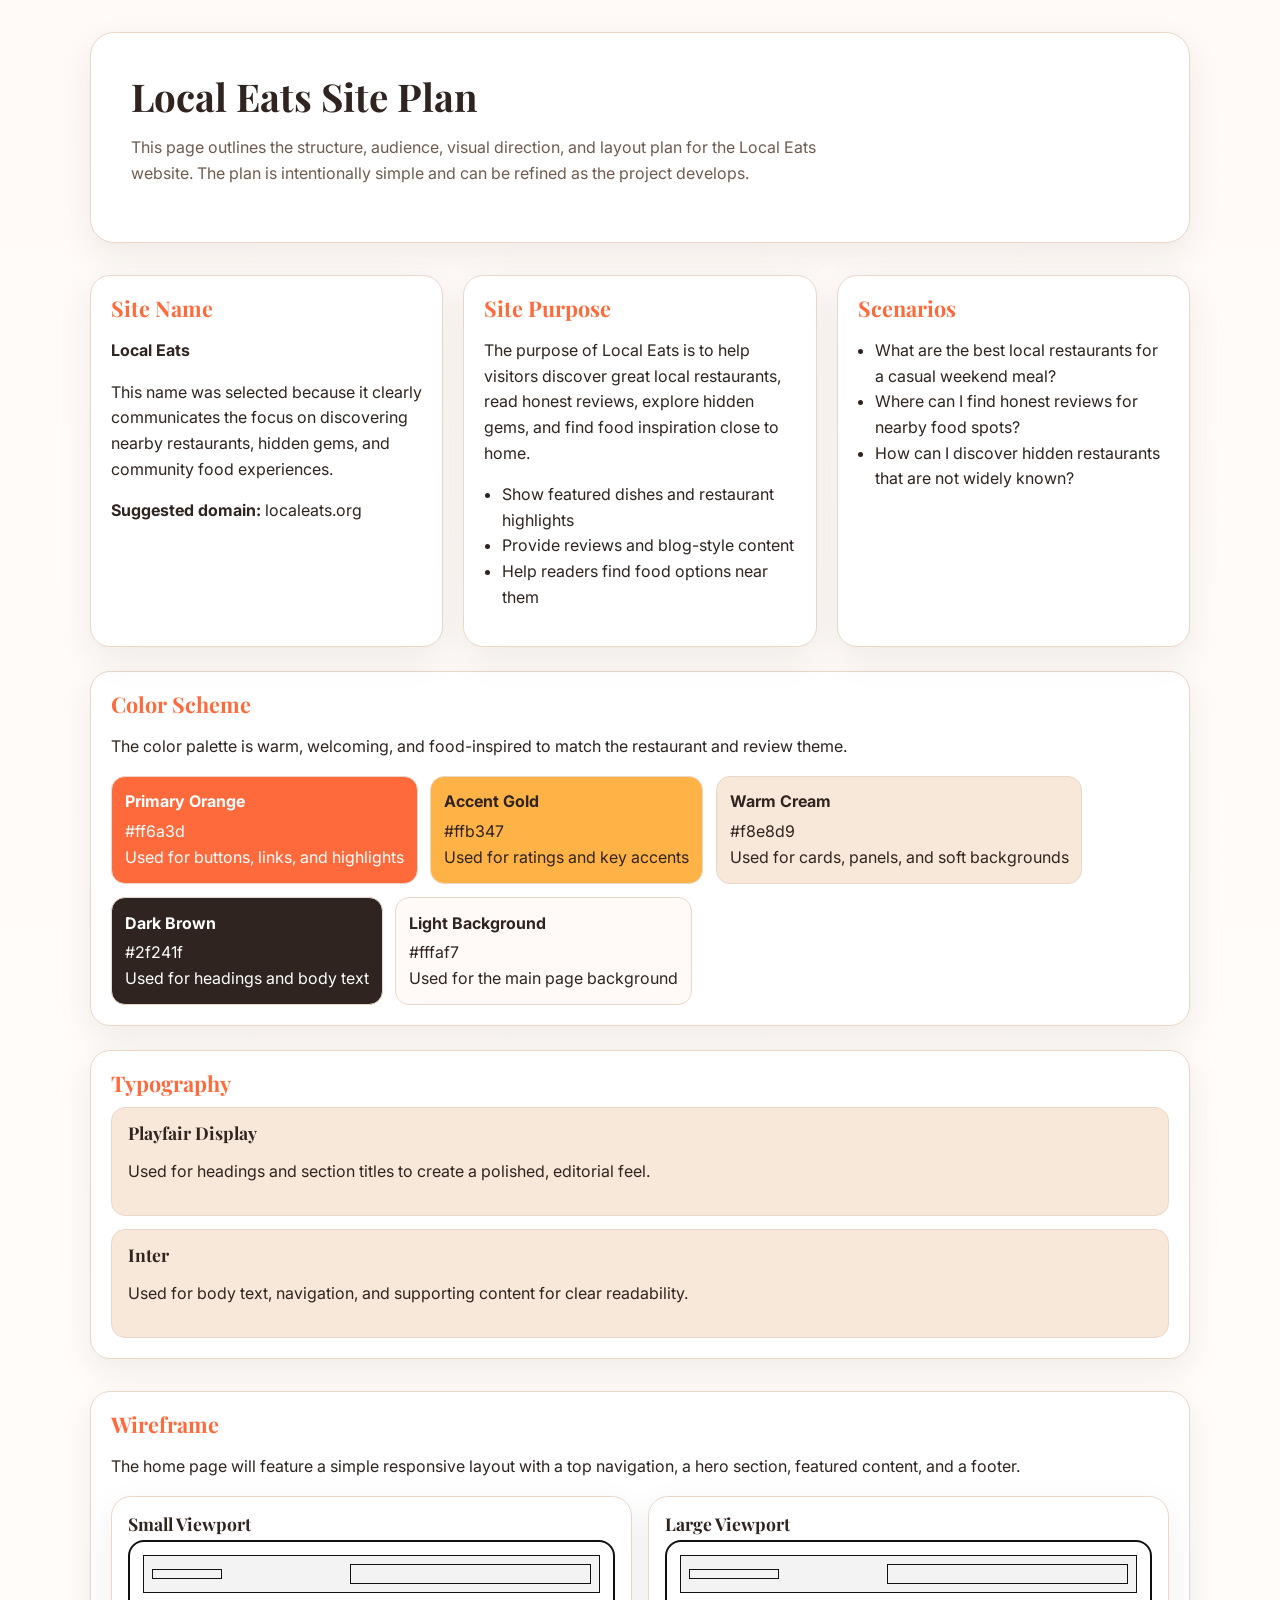
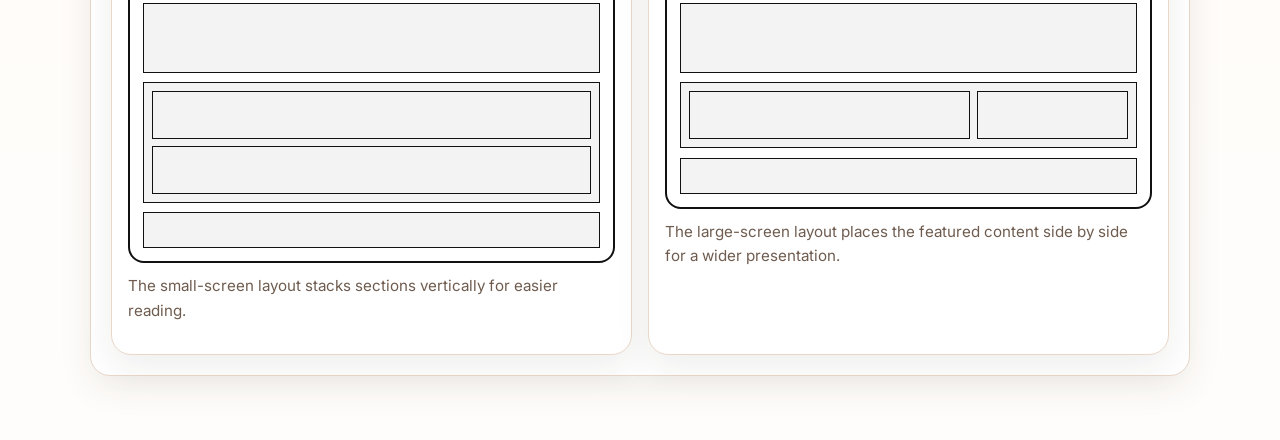
<file: final/site-plan.html>
<!doctype html>
<html lang="en">
<head>
  <meta charset="utf-8">
  <meta name="viewport" content="width=device-width, initial-scale=1">
  <title>Local Eats Site Plan</title>
  <meta name="description" content="Site plan for Local Eats, a food blog and guide for discovering local restaurants and hidden gems.">
  <meta name="author" content="odono john jachukwu">
  <link rel="preconnect" href="https://fonts.googleapis.com">
  <link rel="preconnect" href="https://fonts.gstatic.com" crossorigin>
  <link href="https://fonts.googleapis.com/css2?family=Inter:wght@400;500;600;700&family=Playfair+Display:wght@600;700;800&display=swap" rel="stylesheet">
  <link rel="stylesheet" href="css/site-plan.css">
</head>
<body>
  <main class="page">
    <section class="hero container">
      <h1>Local Eats Site Plan</h1>
      <p class="intro">This page outlines the structure, audience, visual direction, and layout plan for the Local Eats website. The plan is intentionally simple and can be refined as the project develops.</p>
    </section>

    <section class="container grid" aria-label="Site planning sections">
      <article class="card">
        <h2>Site Name</h2>
        <p><strong>Local Eats</strong></p>
        <p>This name was selected because it clearly communicates the focus on discovering nearby restaurants, hidden gems, and community food experiences.</p>
        <p><strong>Suggested domain:</strong> localeats.org</p>
      </article>

      <article class="card">
        <h2>Site Purpose</h2>
        <p>The purpose of Local Eats is to help visitors discover great local restaurants, read honest reviews, explore hidden gems, and find food inspiration close to home.</p>
        <ul>
          <li>Show featured dishes and restaurant highlights</li>
          <li>Provide reviews and blog-style content</li>
          <li>Help readers find food options near them</li>
        </ul>
      </article>

      <article class="card">
        <h2>Scenarios</h2>
        <ul>
          <li>What are the best local restaurants for a casual weekend meal?</li>
          <li>Where can I find honest reviews for nearby food spots?</li>
          <li>How can I discover hidden restaurants that are not widely known?</li>
        </ul>
      </article>
    </section>

    <section class="container" style="margin-top: 1.5rem;">
      <article class="card">
        <h2>Color Scheme</h2>
        <p>The color palette is warm, welcoming, and food-inspired to match the restaurant and review theme.</p>
        <div class="swatches" aria-label="Color palette">
          <div class="swatch swatch-primary"><strong>Primary Orange</strong>#ff6a3d<br>Used for buttons, links, and highlights</div>
          <div class="swatch swatch-accent"><strong>Accent Gold</strong>#ffb347<br>Used for ratings and key accents</div>
          <div class="swatch swatch-cream"><strong>Warm Cream</strong>#f8e8d9<br>Used for cards, panels, and soft backgrounds</div>
          <div class="swatch swatch-text"><strong>Dark Brown</strong>#2f241f<br>Used for headings and body text</div>
          <div class="swatch swatch-bg"><strong>Light Background</strong>#fffaf7<br>Used for the main page background</div>
        </div>
      </article>
    </section>

    <section class="container" style="margin-top: 1.5rem;">
      <article class="card">
        <h2>Typography</h2>
        <div class="font-samples">
          <div class="font-sample">
            <h3>Playfair Display</h3>
            <p>Used for headings and section titles to create a polished, editorial feel.</p>
          </div>
          <div class="font-sample">
            <h3>Inter</h3>
            <p>Used for body text, navigation, and supporting content for clear readability.</p>
          </div>
        </div>
      </article>
    </section>

    <section class="container wireframe-section">
      <article class="card">
        <h2>Wireframe</h2>
        <p>The home page will feature a simple responsive layout with a top navigation, a hero section, featured content, and a footer.</p>
        <div class="wireframe-layout">
          <div class="wireframe-card">
            <h3>Small Viewport</h3>
            <div class="wireframe-preview">
              <div class="top">
                <div style="width: 70px; height: 10px; border: 1px solid #111;"></div>
                <div class="nav"></div>
              </div>
              <div class="hero-box"></div>
              <div class="body">
                <div class="card-box"></div>
                <div class="card-box"></div>
              </div>
              <div class="footer"></div>
            </div>
            <p class="note">The small-screen layout stacks sections vertically for easier reading.</p>
          </div>

          <div class="wireframe-card">
            <h3>Large Viewport</h3>
            <div class="wireframe-preview desktop">
              <div class="top">
                <div style="width: 90px; height: 10px; border: 1px solid #111;"></div>
                <div class="nav"></div>
              </div>
              <div class="hero-box"></div>
              <div class="body">
                <div class="card-box"></div>
                <div class="card-box"></div>
              </div>
              <div class="footer"></div>
            </div>
            <p class="note">The large-screen layout places the featured content side by side for a wider presentation.</p>
          </div>
        </div>
      </article>
    </section>
  </main>
</body>
</html>
</file>
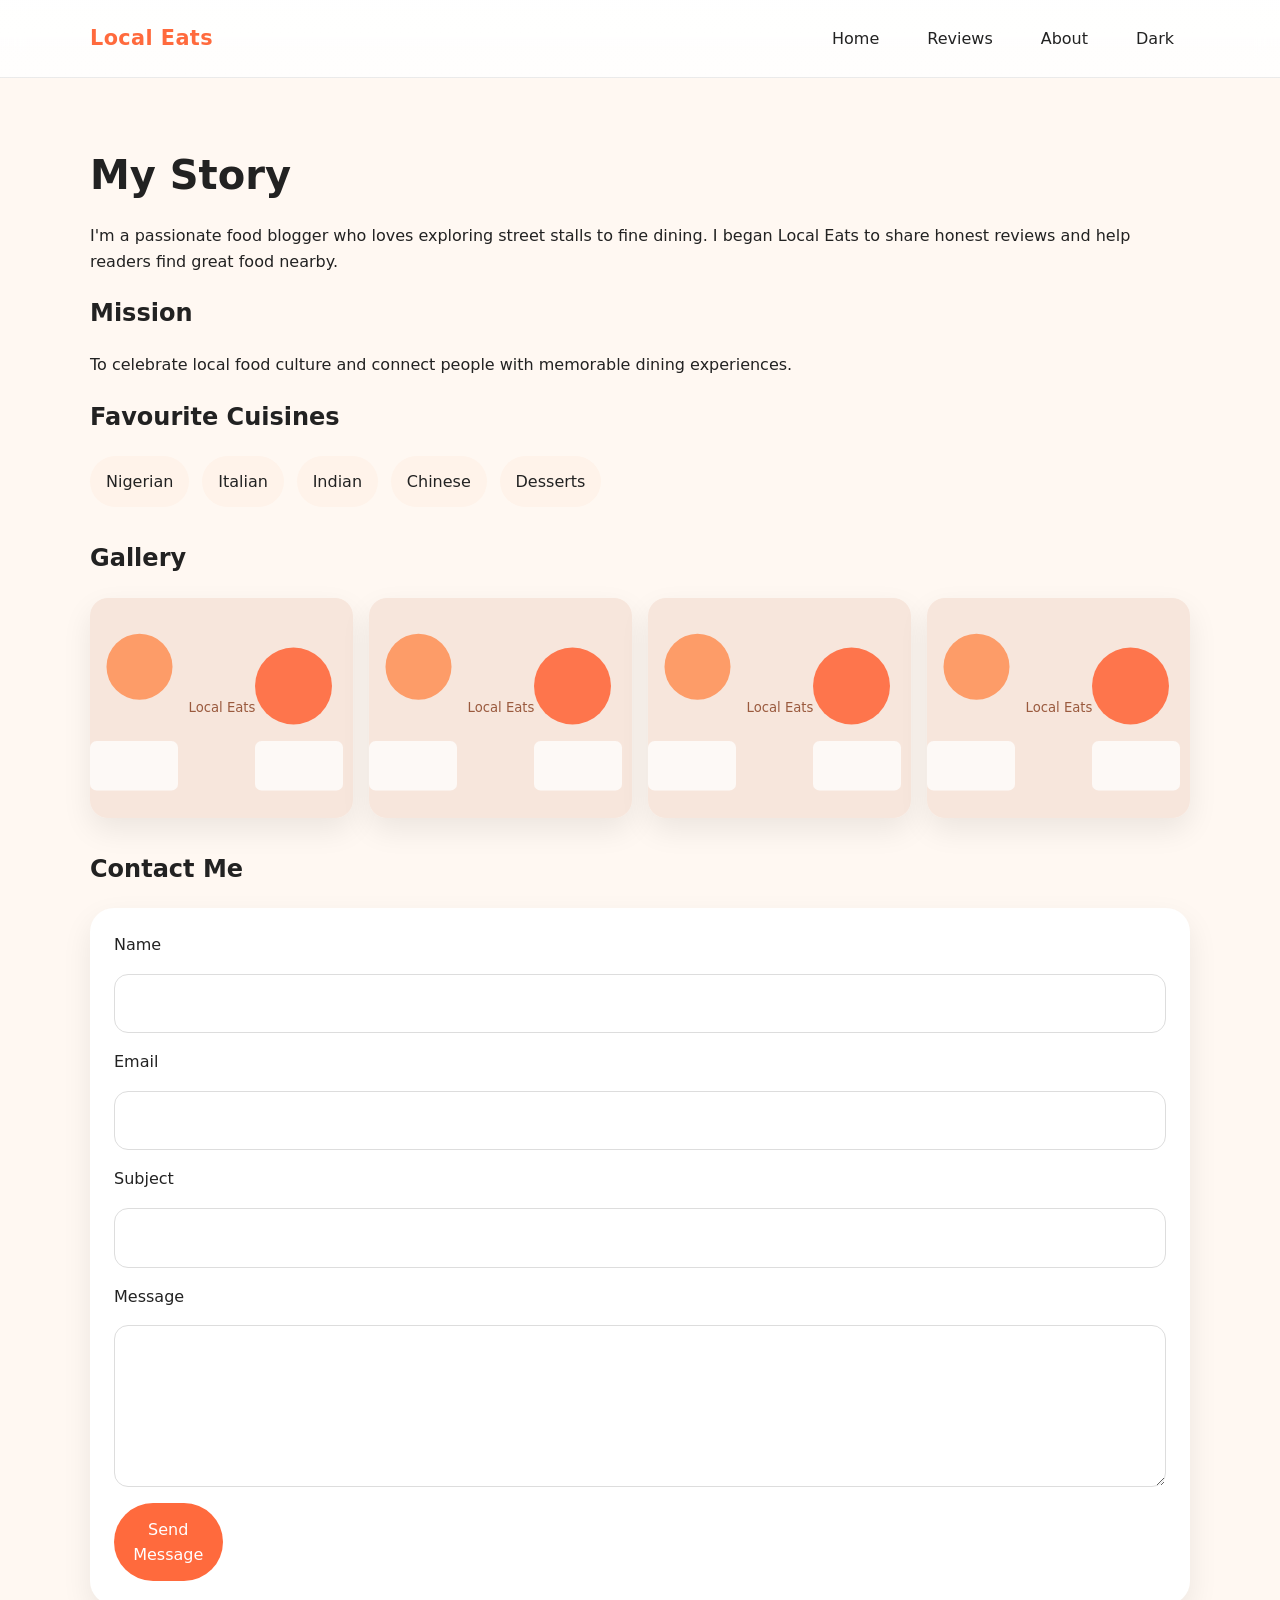
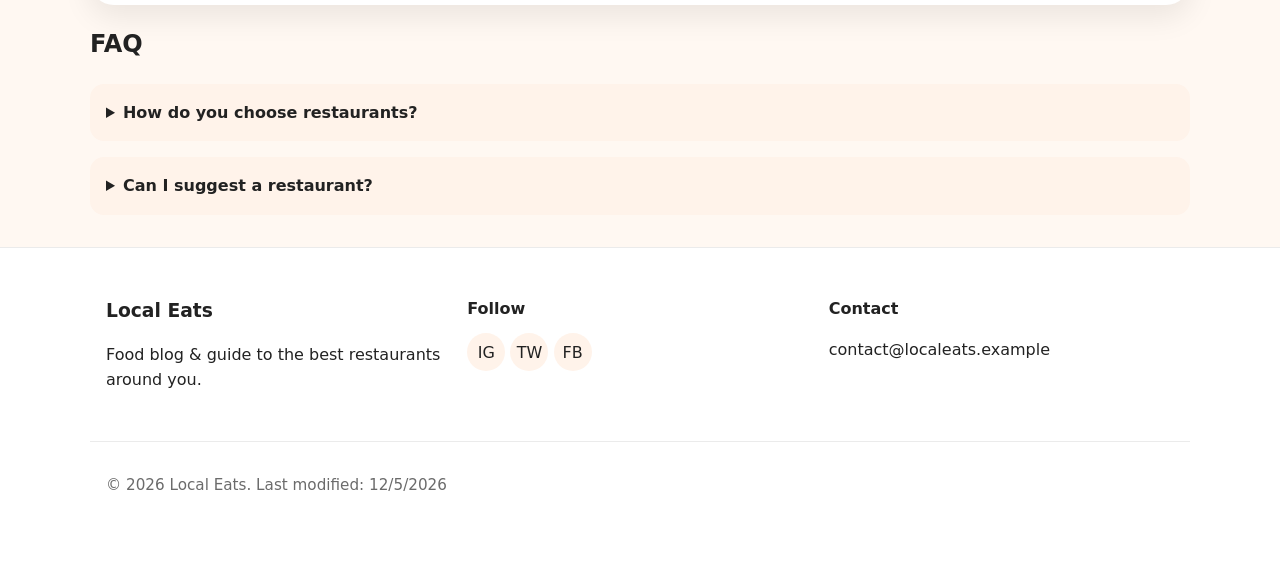
<file: local-eats/about.html>
<!doctype html>
<html lang="en">
<head>
  <meta charset="utf-8">
  <meta name="viewport" content="width=device-width,initial-scale=1">
  <title>About – Local Eats</title>
  <meta name="description" content="About Local Eats, my story, mission, and contact form.">
  <link rel="stylesheet" href="css/style.css">
  <link rel="stylesheet" href="css/large.css" media="(min-width:1000px)">
  <script defer src="js/main.js"></script>
</head>
<body>
  <header class="site-header">
    <div class="container nav-wrap">
      <a href="index.html" class="logo">Local Eats</a>
      <button id="nav-toggle" class="nav-toggle" aria-label="Open navigation">
        <span class="hamburger"></span>
      </button>
      <nav class="site-nav" id="site-nav" aria-label="Main navigation">
        <ul>
          <li><a href="index.html">Home</a></li>
          <li><a href="reviews.html">Reviews</a></li>
          <li><a href="about.html">About</a></li>
          <li><button id="theme-toggle" class="theme-toggle" aria-pressed="false">Dark</button></li>
        </ul>
      </nav>
    </div>
  </header>

  <main class="container about-page">
    <section class="story">
      <h1>My Story</h1>
      <p>I'm a passionate food blogger who loves exploring street stalls to fine dining. I began Local Eats to share honest reviews and help readers find great food nearby.</p>
      <h2>Mission</h2>
      <p>To celebrate local food culture and connect people with memorable dining experiences.</p>

      <h2>Favourite Cuisines</h2>
      <ul class="fave-cuisines">
        <li>Nigerian</li>
        <li>Italian</li>
        <li>Indian</li>
        <li>Chinese</li>
        <li>Desserts</li>
      </ul>
    </section>

    <section class="gallery">
      <h2>Gallery</h2>
      <div class="grid gallery-grid">
        <img data-src="images/placeholder.svg" alt="Dish 1" class="lazy">
        <img data-src="images/placeholder.svg" alt="Dish 2" class="lazy">
        <img data-src="images/placeholder.svg" alt="Dish 3" class="lazy">
        <img data-src="images/placeholder.svg" alt="Dish 4" class="lazy">
      </div>
    </section>

    <section class="contact">
      <h2>Contact Me</h2>
      <form id="contact-form" novalidate>
        <label for="name">Name</label>
        <input id="name" name="name" required>

        <label for="email">Email</label>
        <input id="email" name="email" type="email" required>

        <label for="subject">Subject</label>
        <input id="subject" name="subject" required>

        <label for="message">Message</label>
        <textarea id="message" name="message" rows="5" required></textarea>

        <button class="btn" type="submit">Send Message</button>
      </form>
    </section>

    <section class="faq">
      <h2>FAQ</h2>
      <details>
        <summary>How do you choose restaurants?</summary>
        <p>I visit each place at least once and evaluate food, service, and atmosphere.</p>
      </details>
      <details>
        <summary>Can I suggest a restaurant?</summary>
        <p>Yes — use the contact form or DM on social.</p>
      </details>
    </section>
  </main>

  <button id="scroll-top" class="scroll-top" aria-label="Scroll to top">↑</button>

  <footer class="site-footer">
    <div class="container footer-grid">
      <div>
        <h3>Local Eats</h3>
        <p>Food blog & guide to the best restaurants around you.</p>
      </div>
      <div>
        <h4>Follow</h4>
        <div class="social">
          <a href="#" aria-label="Instagram">IG</a>
          <a href="#" aria-label="Twitter">TW</a>
          <a href="#" aria-label="Facebook">FB</a>
        </div>
      </div>
      <div>
        <h4>Contact</h4>
        <p>contact@localeats.example</p>
      </div>
    </div>
    <div class="container copyright">
      <p>&copy; <span id="year"></span> Local Eats. Last modified: <span id="last-modified"></span></p>
    </div>
  </footer>
</body>
</html>
</file>
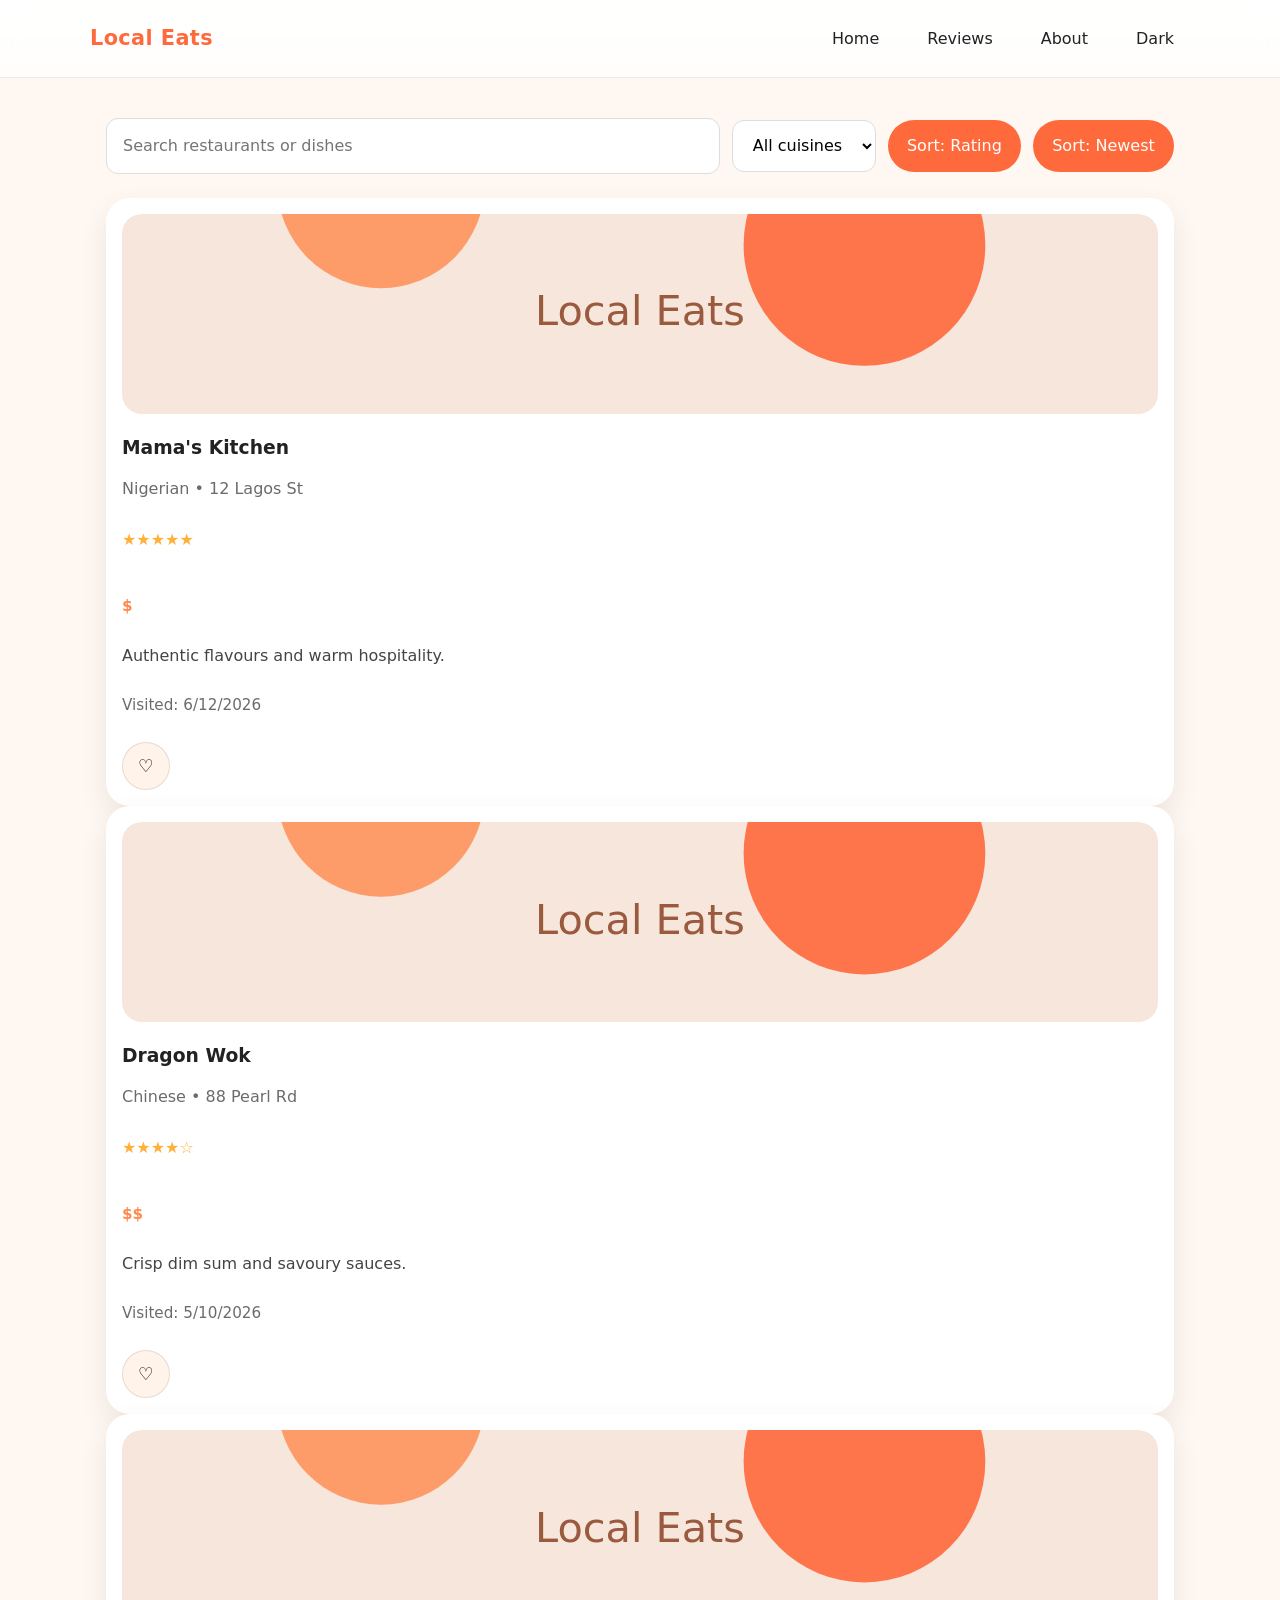
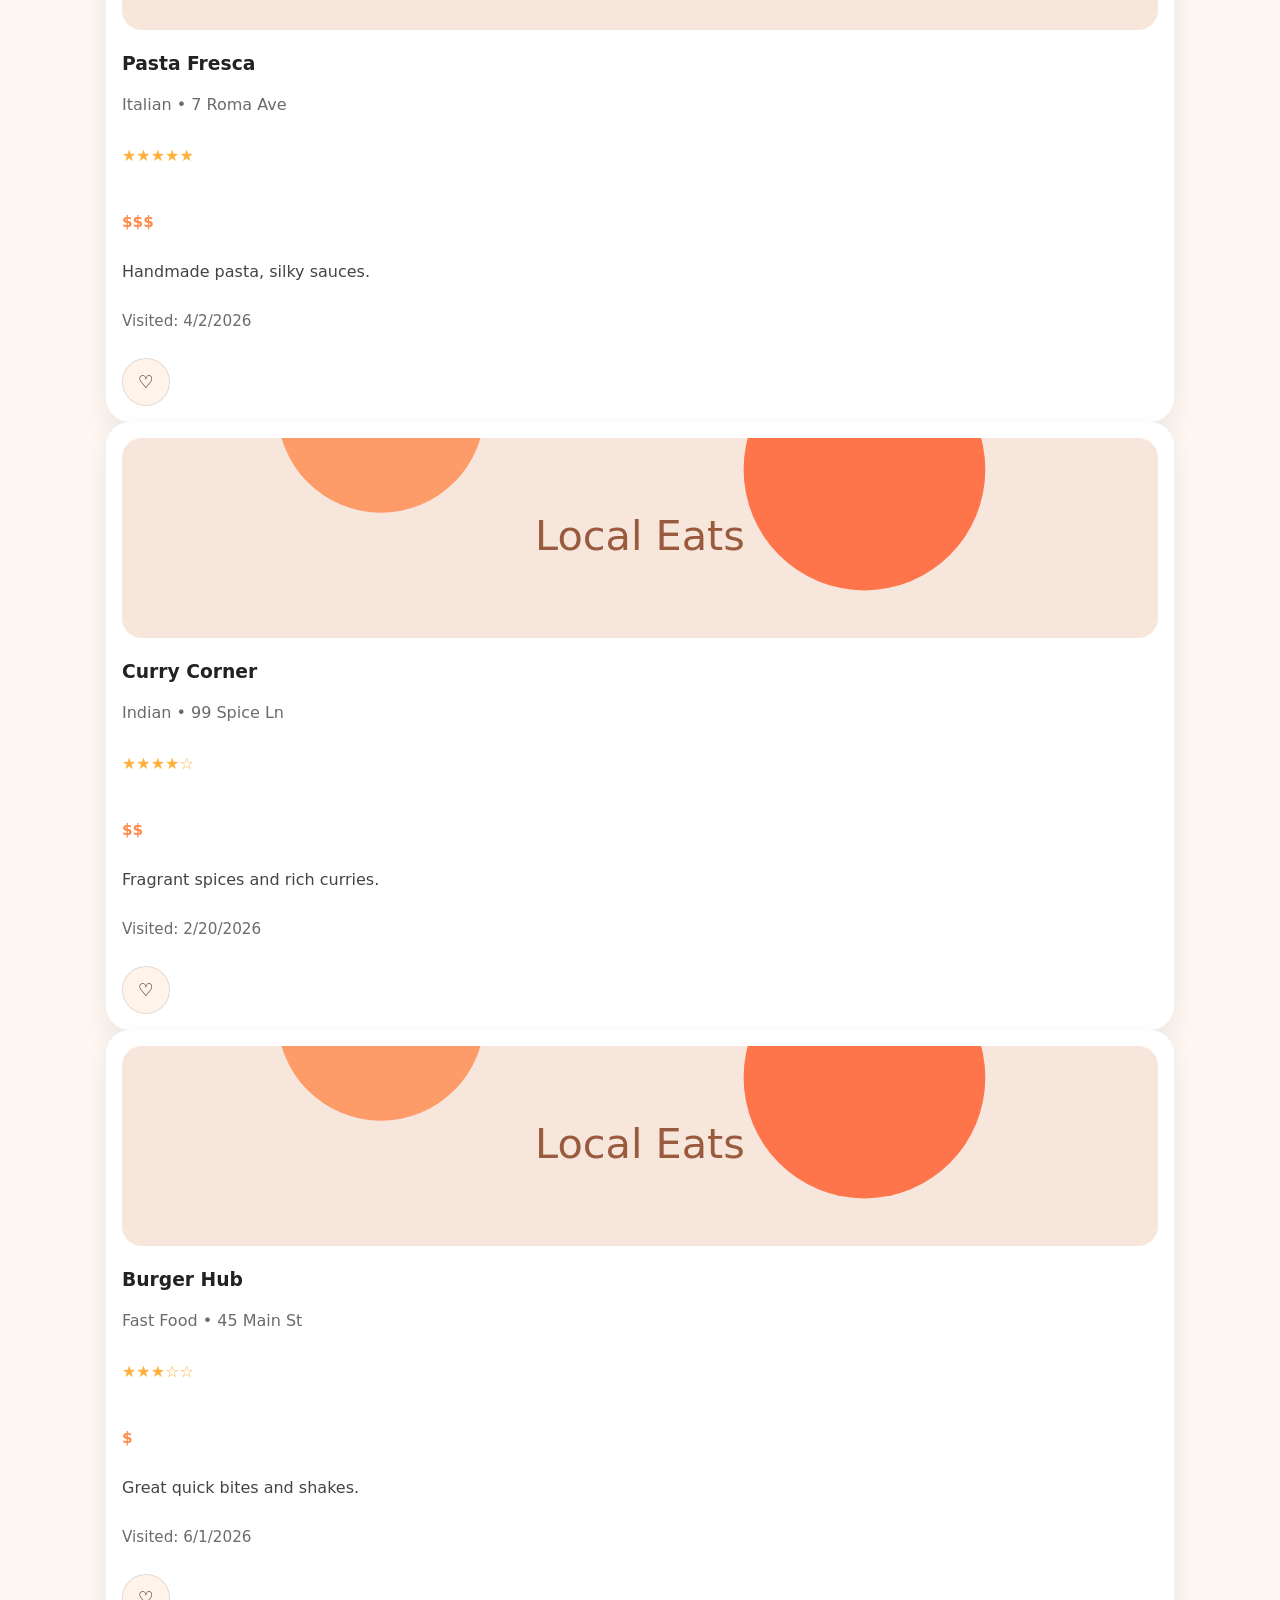
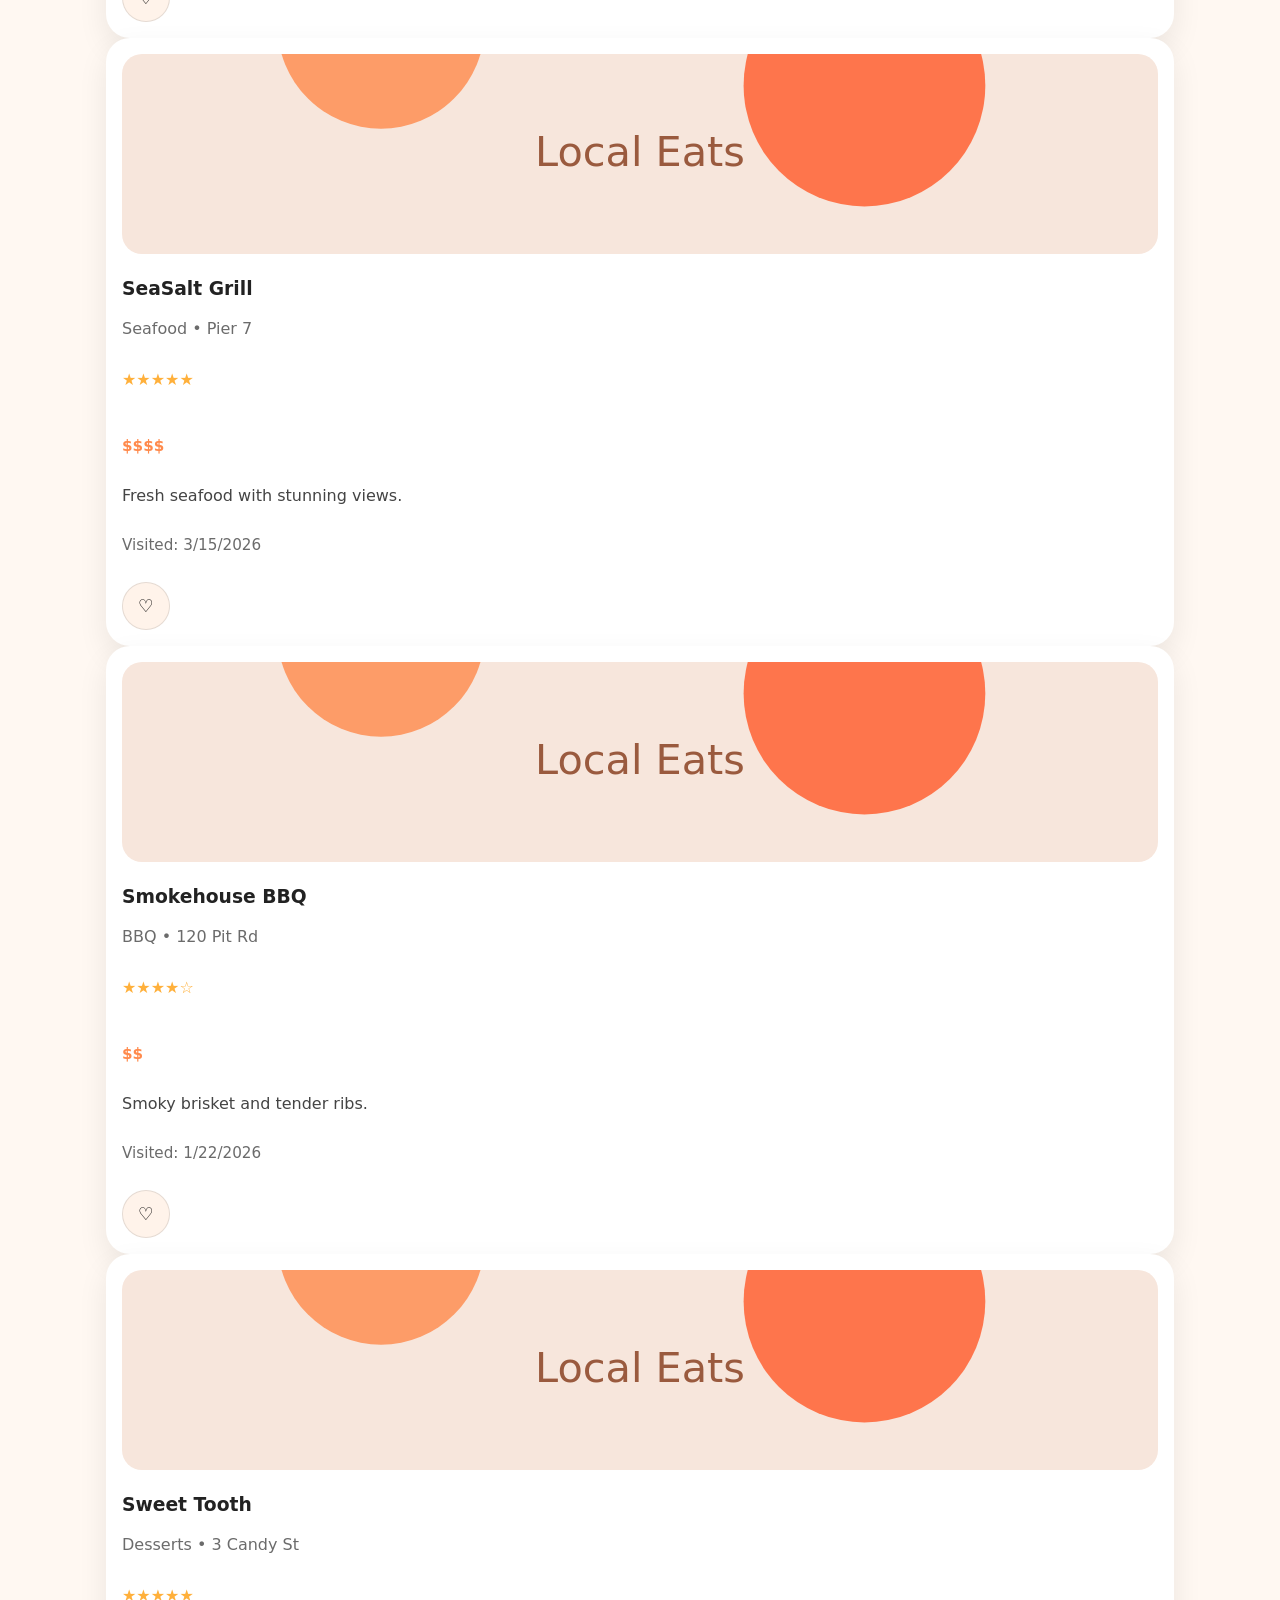
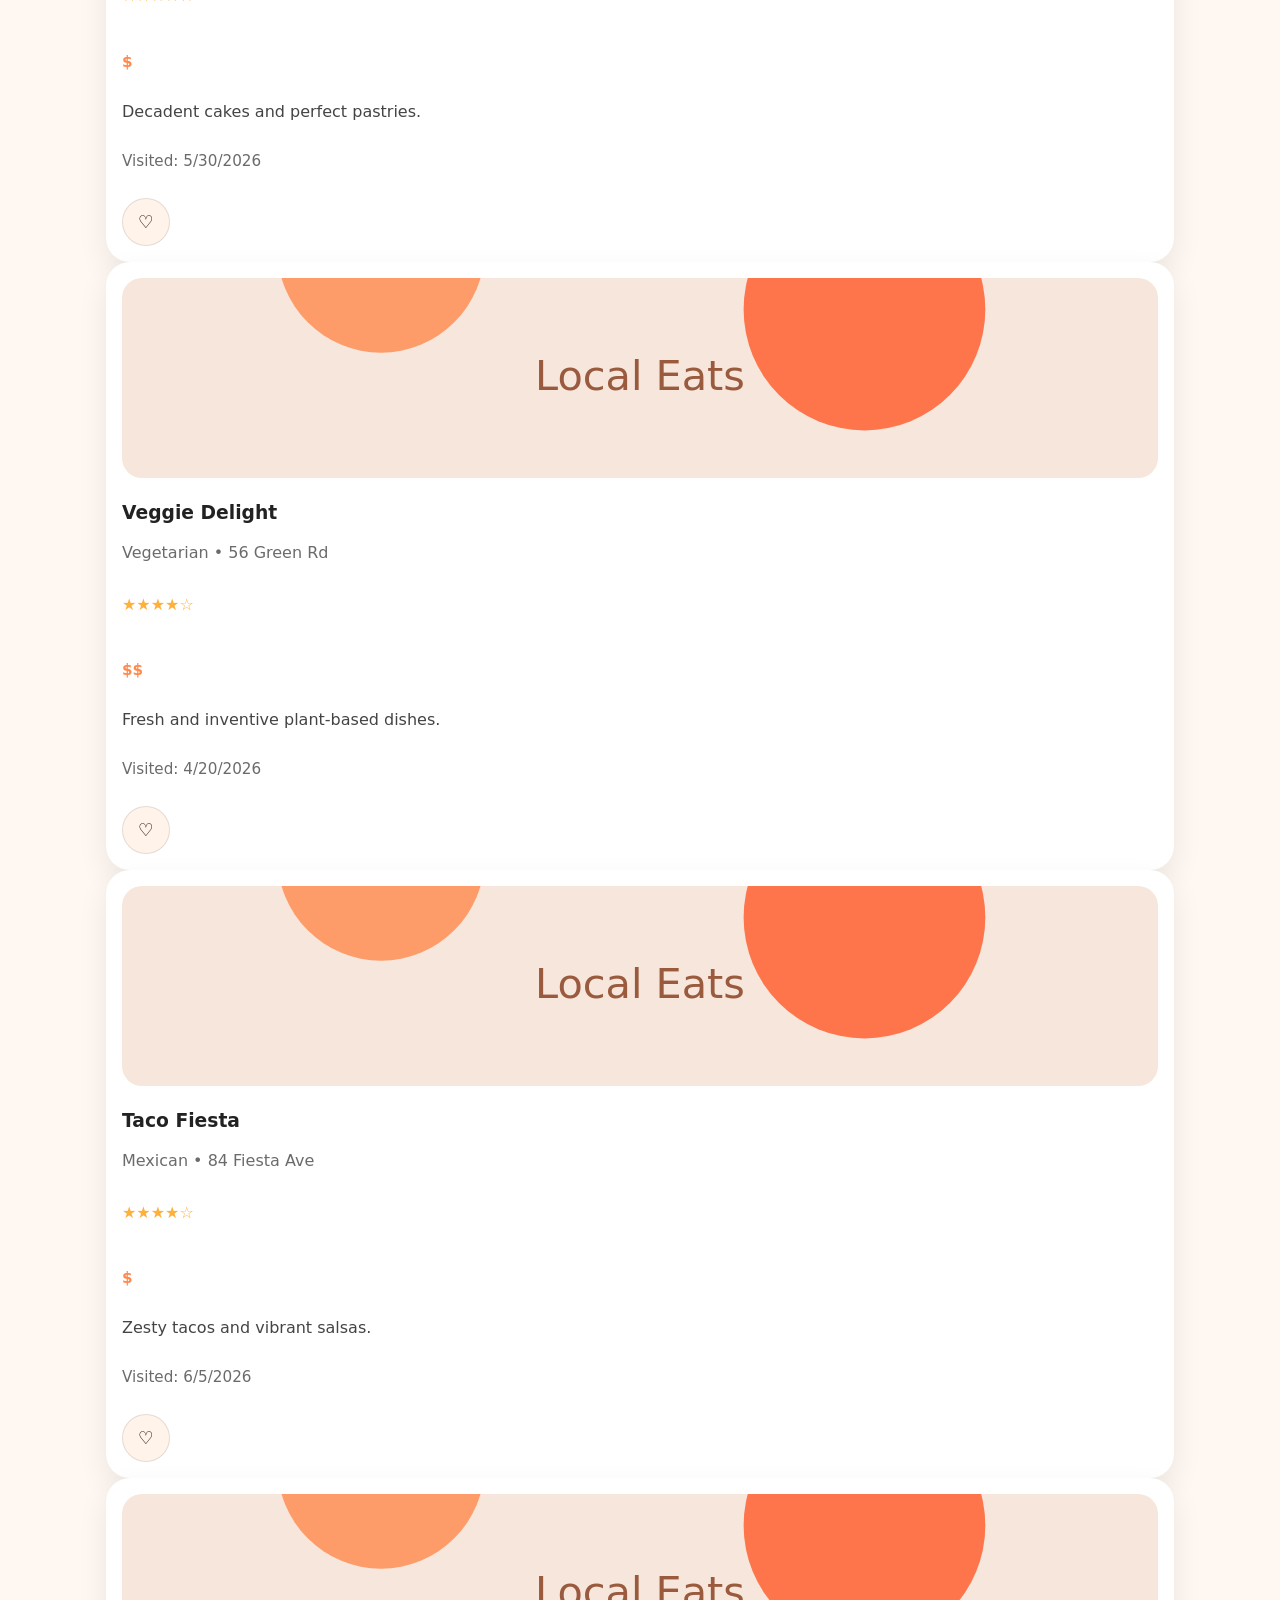
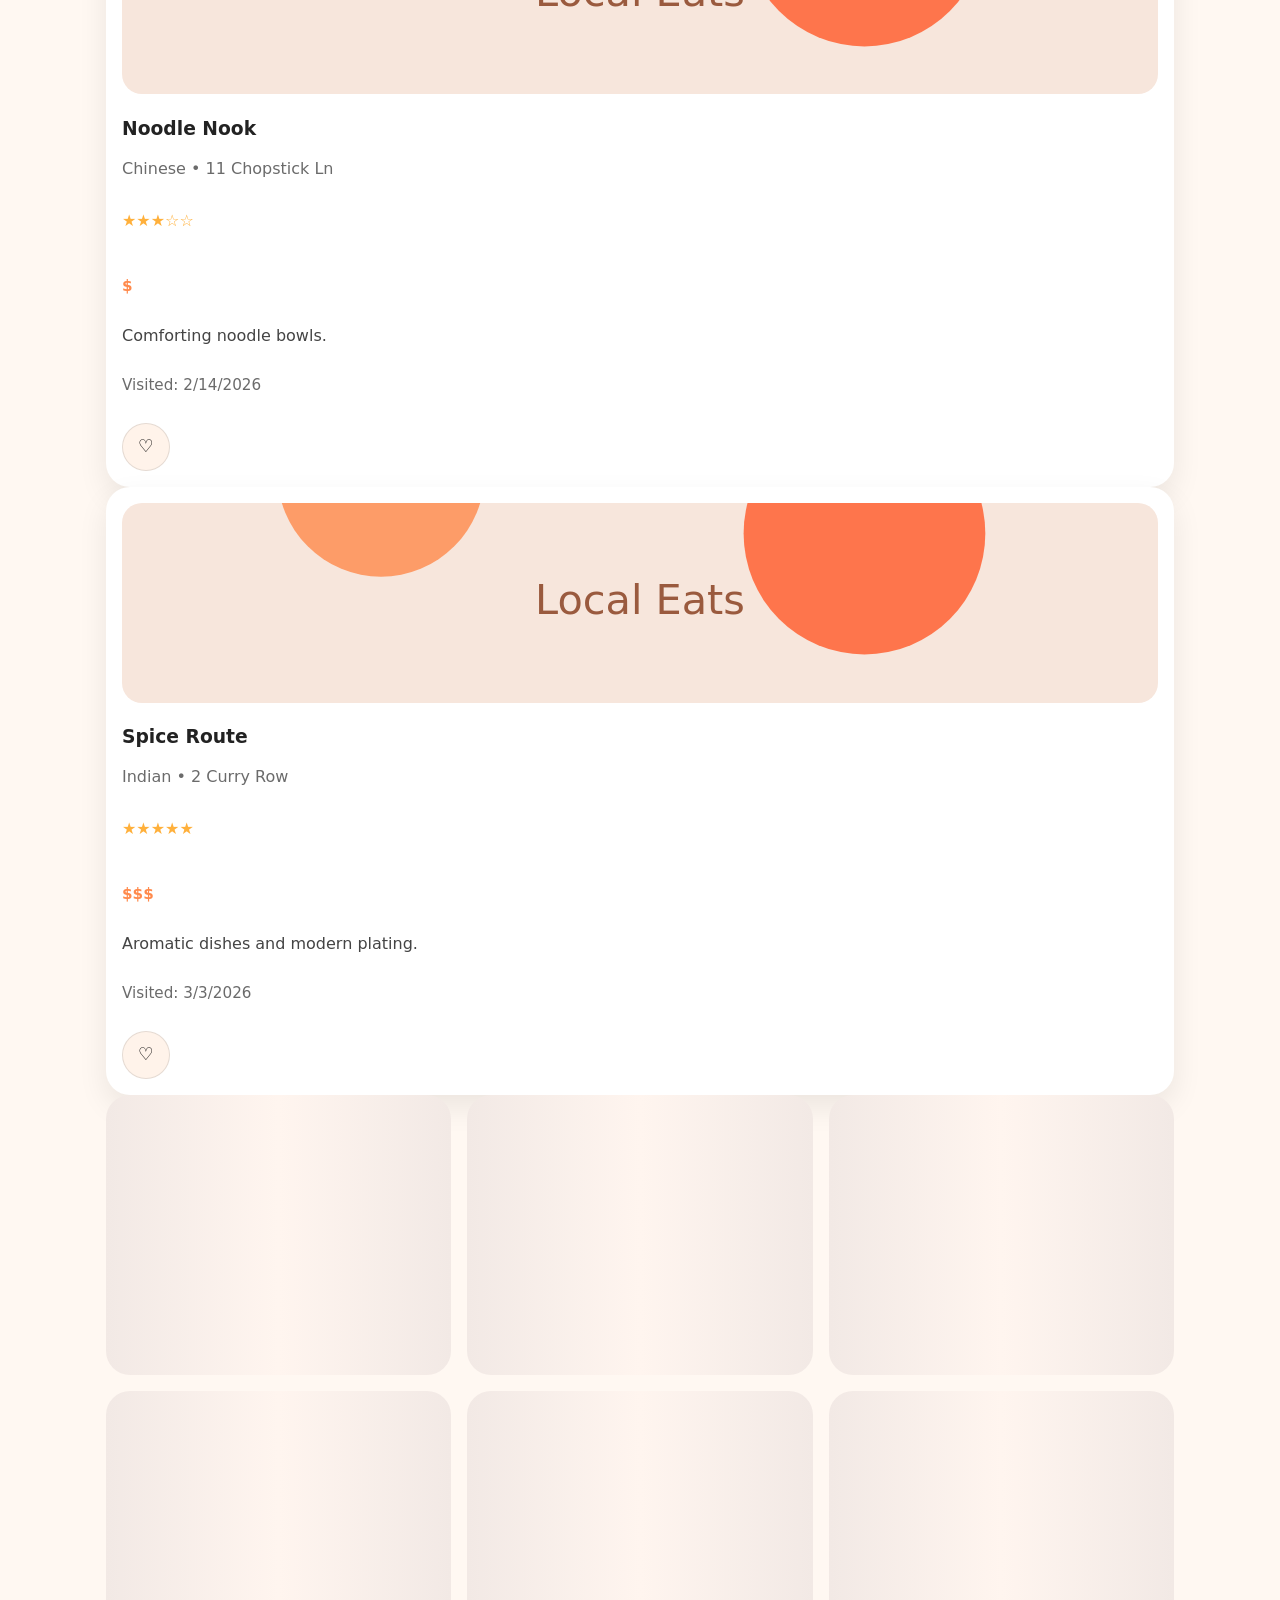
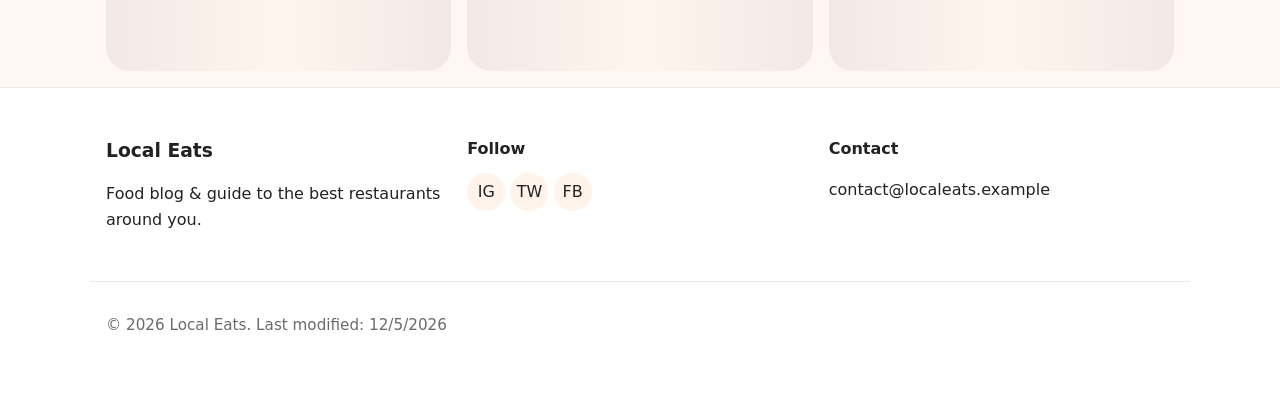
<file: local-eats/reviews.html>
<!doctype html>
<html lang="en">
<head>
  <meta charset="utf-8">
  <meta name="viewport" content="width=device-width,initial-scale=1">
  <title>Reviews & Blog – Local Eats</title>
  <meta name="description" content="Read reviews and blog posts about local restaurants and dishes.">
  <link rel="stylesheet" href="css/style.css">
  <link rel="stylesheet" href="css/large.css" media="(min-width:1000px)">
  <script defer src="js/reviews.js"></script>
  <script defer src="js/main.js"></script>
</head>
<body>
  <header class="site-header">
    <div class="container nav-wrap">
      <a href="index.html" class="logo">Local Eats</a>
      <button id="nav-toggle" class="nav-toggle" aria-label="Open navigation">
        <span class="hamburger"></span>
      </button>
      <nav class="site-nav" id="site-nav" aria-label="Main navigation">
        <ul>
          <li><a href="index.html">Home</a></li>
          <li><a href="reviews.html">Reviews</a></li>
          <li><a href="about.html">About</a></li>
          <li><button id="theme-toggle" class="theme-toggle" aria-pressed="false">Dark</button></li>
        </ul>
      </nav>
    </div>
  </header>

  <main class="container">
    <section class="controls">
      <input id="search" type="search" placeholder="Search restaurants or dishes" aria-label="Search reviews">
      <select id="filter-cuisine" aria-label="Filter by cuisine">
        <option value="">All cuisines</option>
      </select>
      <button id="sort-rating" class="btn">Sort: Rating</button>
      <button id="sort-newest" class="btn">Sort: Newest</button>
    </section>

    <section id="reviews-list" class="reviews-grid">
      <!-- Review cards injected by JS -->
    </section>

    <div id="skeleton" class="skeleton-grid" hidden>
      <div class="skeleton-card"></div>
      <div class="skeleton-card"></div>
      <div class="skeleton-card"></div>
      <div class="skeleton-card"></div>
      <div class="skeleton-card"></div>
      <div class="skeleton-card"></div>
    </div>

  </main>

  <button id="scroll-top" class="scroll-top" aria-label="Scroll to top">↑</button>

  <footer class="site-footer">
    <div class="container footer-grid">
      <div>
        <h3>Local Eats</h3>
        <p>Food blog & guide to the best restaurants around you.</p>
      </div>
      <div>
        <h4>Follow</h4>
        <div class="social">
          <a href="#" aria-label="Instagram">IG</a>
          <a href="#" aria-label="Twitter">TW</a>
          <a href="#" aria-label="Facebook">FB</a>
        </div>
      </div>
      <div>
        <h4>Contact</h4>
        <p>contact@localeats.example</p>
      </div>
    </div>
    <div class="container copyright">
      <p>&copy; <span id="year"></span> Local Eats. Last modified: <span id="last-modified"></span></p>
    </div>
  </footer>
</body>
</html>
</file>
<file: styles/small.css>
:root {
    --primary: #153a5e;
    --secondary: #1f5f7a;
    --accent: #f5a623;
    --background: #f4f7fb;
    --card: #ffffff;
    --text: #183040;
    --muted: #5f6f7a;
    --border: #d9e2eb;
}

* {
    box-sizing: border-box;
}

body {
    margin: 0;
    font-family: 'Roboto', sans-serif;
    line-height: 1.6;
    color: var(--text);
    background: var(--background);
    overflow-x: hidden;
}

img {
    display: block;
    max-width: 100%;
    height: auto;
}

a {
    color: inherit;
    text-decoration: none;
}

.site-header {
    position: sticky;
    top: 0;
    z-index: 10;
    display: flex;
    align-items: center;
    justify-content: space-between;
    padding: 1rem 1.2rem;
    background: var(--primary);
    color: #ffffff;
}

.brand {
    display: flex;
    align-items: center;
    gap: 0.75rem;
    font-weight: 700;
}

.brand img {
    width: 48px;
    height: 48px;
}

#menuBtn {
    display: inline-flex;
    flex-direction: column;
    gap: 4px;
    padding: 0.25rem;
    border: 0;
    background: transparent;
    color: #ffffff;
    cursor: pointer;
}

#menuBtn span {
    display: block;
    width: 24px;
    height: 2px;
    background: currentColor;
}

nav {
    display: none;
    flex-direction: column;
    gap: 0.2rem;
    position: absolute;
    top: 100%;
    left: 0;
    right: 0;
    padding: 0 1.2rem 1rem;
    background: var(--primary);
}

nav.open {
    display: flex;
}

nav a {
    padding: 0.7rem 0;
    border-bottom: 1px solid rgba(255, 255, 255, 0.15);
    font-weight: 600;
}

nav a.active,
nav a:hover {
    color: var(--accent);
}

main {
    width: min(1120px, calc(100% - 2rem));
    margin: 0 auto;
    padding: 1.25rem 0 2.5rem;
    display: grid;
    gap: 1rem;
}

.hero,
.about-card,
.certificate-card,
.info-card,
.hero-card {
    background: var(--card);
    border: 1px solid var(--border);
    border-radius: 1rem;
    box-shadow: 0 4px 14px rgba(21, 58, 94, 0.06);
    padding: 1.2rem;
}

.hero {
    display: grid;
    gap: 1rem;
}

.eyebrow {
    margin: 0 0 0.4rem;
    text-transform: uppercase;
    letter-spacing: 0.2em;
    font-size: 0.8rem;
    font-weight: 700;
    color: var(--secondary);
}

h1,
h2,
h3 {
    line-height: 1.2;
}

.cta {
    display: inline-block;
    margin-top: 0.5rem;
    padding: 0.75rem 1rem;
    border-radius: 999px;
    background: var(--accent);
    color: #17212b;
    font-weight: 700;
}

.highlights {
    margin: 0.75rem 0 0;
    padding-left: 1.2rem;
    display: grid;
    gap: 0.35rem;
    color: var(--muted);
}

.section-heading p {
    color: var(--muted);
}

.filter-controls {
    display: flex;
    flex-wrap: wrap;
    gap: 0.75rem;
    margin: 1rem 0;
}

.filter-btn {
    border: 1px solid var(--border);
    border-radius: 999px;
    padding: 0.6rem 0.95rem;
    background: #f2f6fa;
    color: var(--text);
    font-weight: 600;
    cursor: pointer;
}

.filter-btn.active {
    background: var(--primary);
    color: #ffffff;
    border-color: var(--primary);
}

.course-grid {
    display: grid;
    gap: 0.85rem;
}

.course-card {
    display: grid;
    gap: 0.3rem;
    padding: 1rem;
    border: 1px solid var(--border);
    border-left: 4px solid var(--secondary);
    border-radius: 0.85rem;
    background: #f8fafc;
}

.course-card.completed {
    border-left-color: var(--accent);
    background: #fff8e5;
}

.course-card h3 {
    margin: 0;
    font-size: 1rem;
}

.course-card p {
    margin: 0;
    color: var(--muted);
}

.course-badge {
    justify-self: start;
    padding: 0.3rem 0.6rem;
    border-radius: 999px;
    background: rgba(21, 58, 94, 0.1);
    color: var(--primary);
    font-size: 0.8rem;
    font-weight: 700;
}

.course-card.completed .course-badge {
    background: rgba(245, 166, 35, 0.18);
    color: #8b5a00;
}

.credits-summary {
    margin: 1rem 0 0;
    font-weight: 700;
}

.site-footer {
    display: grid;
    gap: 0.75rem;
    padding: 1.2rem;
    background: #10263c;
    color: #e8eef4;
}

.social-links {
    display: flex;
    flex-wrap: wrap;
    gap: 0.9rem;
}

.social-links a {
    color: var(--accent);
    font-weight: 600;
}

.footer-meta {
    margin: 0;
}
</file>
<file: styles/large.css>
@media (min-width: 768px) {
    .site-header {
        padding: 1rem 2rem;
    }

    #menuBtn {
        display: none;
    }

    nav {
        display: flex;
        position: static;
        flex-direction: row;
        align-items: center;
        gap: 1.2rem;
        padding: 0;
        background: transparent;
    }

    nav a {
        border-bottom: 0;
        padding: 0.4rem 0.65rem;
        border-radius: 999px;
        transition: background-color 0.2s ease, color 0.2s ease;
    }

    nav a:hover {
        background: rgba(255, 255, 255, 0.15);
    }

    main {
        width: min(1200px, calc(100% - 3rem));
        grid-template-columns: 1.1fr 0.9fr;
        gap: 1.2rem;
        padding: 1.75rem 0 3rem;
    }

    .hero {
        grid-column: 1 / -1;
        grid-template-columns: 1.4fr 0.8fr;
        align-items: center;
    }

    .certificate-card {
        grid-column: 1 / -1;
    }

    .course-grid {
        grid-template-columns: repeat(2, minmax(0, 1fr));
    }

    .site-footer {
        grid-template-columns: repeat(3, minmax(0, 1fr));
        align-items: center;
        padding: 1.4rem 2rem;
    }
}
</file>
<file: startLab/styles/small.css>
*{box-sizing: border-box;}
</file>
<file: startLab/styles/large.css>
@media only screen and (min-width: 38rem) {


} /*end media query*/
</file>
<file: chamber/styles/main.css>
:root {
    color-scheme: light;
    font-family: Inter, system-ui, -apple-system, BlinkMacSystemFont, "Segoe UI", sans-serif;
    font-size: 16px;
    line-height: 1.5;
    color: #102a43;
    background: #f1f5f9;
    --brand-900: #102a43;
    --brand-700: #155e75;
    --brand-500: #2b6cb0;
    --brand-200: #bae6fd;
    --surface: #ffffff;
    --muted: #475569;
    --border: #cbd5e1;
}

* {
    box-sizing: border-box;
}

html {
    scroll-behavior: smooth;
}

body {
    margin: 0;
    min-height: 100vh;
    background: linear-gradient(135deg, rgba(59, 130, 246, 0.10), transparent 30%), #f1f5f9;
}

img {
    max-width: 100%;
    display: block;
}

a {
    color: var(--brand-700);
    text-decoration: none;
}

a:hover,
a:focus {
    text-decoration: underline;
}

button {
    font: inherit;
    border: 1px solid transparent;
    border-radius: 999px;
    background: var(--surface);
    color: var(--brand-900);
    cursor: pointer;
    padding: 0.85rem 1.25rem;
    transition: background 0.2s ease, transform 0.2s ease, border-color 0.2s ease;
}

button:hover,
button:focus {
    background: var(--brand-200);
}

button.active {
    background: var(--brand-700);
    color: #fff;
    border-color: transparent;
}

.page-header,
.footer-contact,
.footer-meta,
.intro,
.view-buttons,
.members {
    width: min(1080px, calc(100% - 2rem));
    margin-left: auto;
    margin-right: auto;
}

.page-header {
    padding: 1.25rem 0 0.75rem;
}

.brand {
    display: flex;
    align-items: center;
    gap: 1rem;
}

.brand img {
    width: 72px;
    height: 72px;
    border-radius: 18px;
    background: #fff;
    border: 1px solid var(--border);
}

.eyebrow {
    margin: 0 0 0.25rem;
    color: var(--brand-700);
    font-size: 0.95rem;
    font-weight: 600;
}

.page-header h1 {
    margin: 0;
    font-size: clamp(1.75rem, 4vw, 2.4rem);
    letter-spacing: -0.03em;
}

#menu {
    display: inline-flex;
    align-items: center;
    justify-content: center;
    gap: 0.5rem;
    width: 100%;
    max-width: 180px;
    margin: 1rem 0;
    border-color: var(--border);
    background: var(--surface);
}

#primary-navigation {
    display: none;
    flex-direction: column;
    gap: 0.75rem;
    margin-bottom: 1rem;
    padding: 0;
    list-style: none;
}

#primary-navigation.open {
    display: flex;
}

#primary-navigation a {
    display: inline-flex;
    align-items: center;
    justify-content: center;
    padding: 0.85rem 1rem;
    min-width: 9rem;
    background: var(--surface);
    border: 1px solid var(--border);
    border-radius: 999px;
    box-shadow: 0 4px 10px rgba(15, 23, 42, 0.04);
    transition: background 0.2s ease, color 0.2s ease, transform 0.2s ease;
}

#primary-navigation a:hover,
#primary-navigation a:focus {
    background: rgba(59, 130, 246, 0.1);
    transform: translateY(-1px);
}

#primary-navigation a.active {
    background: var(--brand-700);
    color: #fff;
    border-color: var(--brand-700);
}

.members.list {
    display: block;
}

.members.list .member-card {
    display: grid;
    grid-template-columns: 1fr;
}

.intro {
    padding: 0.5rem 0 0.5rem;
}

.intro h2 {
    margin-top: 0;
    margin-bottom: 0.5rem;
    font-size: clamp(1.75rem, 4vw, 2.25rem);
}

.intro p {
    margin: 0;
    color: var(--muted);
}

.view-buttons {
    display: flex;
    flex-wrap: wrap;
    justify-content: center;
    gap: 0.75rem;
    padding: 1rem 0;
}

.members {
    display: grid;
    gap: 1rem;
    margin-bottom: 2rem;
}

.member-card {
    background: var(--surface);
    border: 1px solid var(--border);
    border-radius: 24px;
    overflow: hidden;
    box-shadow: 0 18px 40px rgba(15, 23, 42, 0.06);
    display: grid;
    grid-template-columns: 1fr;
    gap: 1rem;
    content-visibility: auto;
    contain-intrinsic-size: 0 280px;
}

.member-copy {
    padding: 1.25rem;
}

.member-headline {
    display: flex;
    align-items: flex-start;
    justify-content: space-between;
    gap: 1rem;
    margin-bottom: 0.75rem;
}

.member-headline h3 {
    margin: 0;
    font-size: 1.25rem;
}

.member-level {
    display: inline-flex;
    align-items: center;
    padding: 0.45rem 0.8rem;
    border-radius: 999px;
    font-size: 0.85rem;
    font-weight: 700;
    background: #e0f2fe;
    color: var(--brand-700);
    white-space: nowrap;
}

.member-description {
    margin: 0 0 0.9rem;
    color: var(--muted);
}

.member-copy p {
    margin: 0 0 0.65rem;
}

.member-copy a {
    color: var(--brand-700);
    word-break: break-all;
}

.footer-contact,
.footer-meta {
    padding: 1.25rem 0;
    color: var(--muted);
}

.footer-brand {
    margin: 0 0 0.65rem;
    font-weight: 700;
    color: var(--brand-900);
}

footer {
    border-top: 1px solid rgba(148, 163, 184, 0.25);
    margin-top: 1rem;
    padding-bottom: 1.5rem;
}

    .form-levels {
        display: grid;
        gap: 1.5rem;
    }

    .levels {
        display: grid;
        gap: 1rem;
    }

    .level-card {
        padding: 1rem;
        border: 1px solid var(--border, #ddd);
        border-radius: 8px;
        background: #fff;
        animation: pop 0.6s ease both;
    }

    .level-card:nth-child(1) {
        animation-delay: 0.05s;
    }

    .level-card:nth-child(2) {
        animation-delay: 0.12s;
    }

    .level-card:nth-child(3) {
        animation-delay: 0.2s;
    }

    .level-card:nth-child(4) {
        animation-delay: 0.28s;
    }

    @keyframes pop {
        from {
            opacity: 0;
            transform: translateY(14px);
        }

        to {
            opacity: 1;
            transform: none;
        }
    }

    .levels .info-link {
        display: inline-block;
        margin-top: 0.5rem;
    }

    dialog {
        max-width: 600px;
        padding: 1.25rem;
        border-radius: 8px;
    }

    .form-stack {
        display: grid;
        gap: 0.75rem;
    }

    label span.field-label {
        display: block;
        font-weight: 600;
        margin-bottom: 0.25rem;
    }

    .form-actions {
        margin-top: 1rem;
    }

    .sr-only {
        position: absolute;
        width: 1px;
        height: 1px;
        padding: 0;
        margin: -1px;
        overflow: hidden;
        clip: rect(0, 0, 0, 0);
        white-space: nowrap;
        border: 0;
    }
/* } */

.hero-copy h1 {
    margin: 0 0 1rem;
    font-size: clamp(2rem, 4vw, 3.5rem);
    line-height: 1.05;
}

.hero-copy p {
    color: var(--muted);
    margin: 0 0 1.5rem;
}

.hero-actions {
    display: flex;
    flex-wrap: wrap;
    gap: 1rem;
}

.button {
    display: inline-flex;
    align-items: center;
    justify-content: center;
    padding: 0.95rem 1.5rem;
    border-radius: 999px;
    font-weight: 700;
    border: 1px solid transparent;
    text-decoration: none;
}

.button.primary {
    background: var(--brand-700);
    color: #fff;
}

.button.secondary {
    background: var(--surface);
    border-color: var(--brand-700);
    color: var(--brand-700);
}

.hero-image img {
    width: 100%;
    display: block;
    border-radius: 24px;
    box-shadow: 0 18px 40px rgba(15, 23, 42, 0.08);
}

/* CTA overlay on hero image */
.hero-image {
    position: relative;
}

.hero-cta {
    position: absolute;
    bottom: 1.25rem;
    left: 1.25rem;
    transform: translateY(0);
    background: var(--brand-700);
    color: #fff;
    padding: 0.95rem 1.5rem;
    border-radius: 999px;
    text-decoration: none;
    font-weight: 700;
    box-shadow: 0 8px 20px rgba(15,23,42,0.2);
}

@media (min-width: 720px) {
    .hero-cta {
        bottom: 2rem;
        left: 2rem;
        padding: 1rem 1.75rem;
    }
}

/* Improve focus visibility for keyboard users */
.hero-cta:focus,
.button:focus,
button:focus,
#primary-navigation a:focus {
    outline: 3px solid rgba(43,108,176,0.25);
    outline-offset: 3px;
}

.section-heading {
    margin-bottom: 1rem;
}

.section-heading h2 {
    margin: 0 0 0.35rem;
}

.section-heading p {
    margin: 0;
    color: var(--muted);
}

.event-cards,
.weather-grid,
.spotlight-cards {
    display: grid;
    gap: 1rem;
}

.event-card,
.weather-card,
.weather-forecast,
.spotlight-card {
    background: var(--surface);
    border: 1px solid var(--border);
    border-radius: 24px;
    padding: 1.25rem;
    box-shadow: 0 18px 40px rgba(15, 23, 42, 0.05);
}

.event-date {
    margin: 0 0 0.65rem;
    color: var(--brand-700);
    font-weight: 700;
}

.event-location {
    margin: 1rem 0 0;
    color: var(--muted);
}

.weather-card-inner h3,
.weather-forecast h3 {
    margin: 0 0 0.75rem;
}

.weather-temp {
    margin: 0.25rem 0 0.75rem;
    font-size: 2.5rem;
    color: var(--brand-900);
}

.weather-desc {
    margin: 0;
    color: var(--muted);
    text-transform: capitalize;
}

.forecast-list {
    display: grid;
    gap: 0.75rem;
}

.forecast-day {
    background: var(--brand-200);
    border-radius: 18px;
    padding: 0.9rem 1rem;
}

.forecast-date {
    margin: 0 0 0.45rem;
    color: var(--brand-700);
    font-weight: 700;
}

.spotlight-card {
    display: grid;
    grid-template-columns: 96px 1fr;
    gap: 1rem;
    align-items: center;
}

.spotlight-logo {
    width: 96px;
    height: 96px;
    display: grid;
    place-items: center;
    border-radius: 24px;
    background: var(--brand-200);
}

.spotlight-logo img {
    width: 72px;
    height: 72px;
    object-fit: contain;
}

.spotlight-copy h3 {
    margin: 0 0 0.35rem;
}

.spotlight-level {
    margin: 0 0 0.75rem;
    color: var(--brand-700);
    font-weight: 700;
}

.spotlight-copy p {
    margin: 0 0 0.5rem;
}

.spotlight-copy a {
    color: var(--brand-700);
}

main,
footer {
    width: min(1080px, calc(100% - 2rem));
    margin-left: auto;
    margin-right: auto;
}

@media (min-width: 720px) {
    .page-header {
        display: grid;
        align-items: center;
        justify-content: space-between;
        gap: 2rem;
        padding: 1.75rem 0 1rem;
    }

    .brand {
        gap: 1.25rem;
    }

    #menu {
        display: none;
    }

    #primary-navigation {
        display: flex;
        flex-direction: row;
        flex-wrap: wrap;
        justify-content: flex-end;
        gap: 0.75rem;
        align-items: center;
        margin-bottom: 0;
    }

    #primary-navigation a {
        padding: 0.85rem 1.15rem;
        border-radius: 999px;
        box-shadow: 0 5px 18px rgba(15, 23, 42, 0.08);
        transition: background 0.2s ease, transform 0.2s ease;
    }

    #primary-navigation a:hover,
    #primary-navigation a:focus {
        background: rgba(59, 130, 246, 0.14);
        transform: translateY(-1px);
    }

    .hero {
        grid-template-columns: 1fr minmax(300px, 1fr);
        align-items: center;
        gap: 2rem;
    }

    .event-cards {
        grid-template-columns: repeat(3, minmax(220px, 1fr));
    }

    .weather-grid {
        grid-template-columns: repeat(2, minmax(250px, 1fr));
    }

    .spotlight-cards {
        grid-template-columns: repeat(3, minmax(260px, 1fr));
    }

    .member-card {
        grid-template-columns: 300px 1fr;
    }

    .footer-contact,
    .footer-meta {
        display: inline-block;
        vertical-align: top;
        width: calc(50% - 0.5rem);
    }
}

@media (min-width: 900px) {
    .members.grid {
        grid-template-columns: repeat(auto-fit, minmax(280px, 1fr));
    }

    .page-header,
    .main-nav,
    .intro,
    .view-buttons,
    .members,
    footer {
        width: min(1080px, calc(100% - 3rem));
    }
}

@media (max-width: 719px) {
    #primary-navigation {
        flex-direction: column;
    }

    #primary-navigation.open {
        display: flex;
    }
}
</file>
<file: chamber/styles/discover.css>
/* Grid area layout */
.discover-grid {
  display: grid;
  gap: 1rem;
  grid-template-areas:
    "heading"
    "visitors"
    "cards";
}

.discover-heading {
  grid-area: heading;
}

.visit-note {
  grid-area: visitors;
}

.cards {
  grid-area: cards;
  display: grid;
  gap: 1rem;
}

@media (min-width: 641px) {
  .discover-grid {
    grid-template-columns: 1fr 360px;
    grid-template-areas:
      "heading heading"
      "cards visitors";
  }

  .cards {
    grid-template-columns: repeat(2, 1fr);
  }
}

@media (min-width: 1025px) {
  .discover-grid {
    grid-template-columns: 1fr 480px;
    grid-template-areas:
      "heading visitors"
      "cards visitors";
  }

  .cards {
    grid-template-columns: repeat(3, 1fr);
  }
}

.card {
  border: 1px solid #ddd;
  padding: 0.75rem;
  border-radius: 8px;
  background: #fff;
}

.card figure {
  margin: 0;
}

.card img {
  width: 100%;
  height: 200px;
  object-fit: cover;
  display: block;
}

.card h2 {
  margin: 0.5rem 0;
}

.card address {
  font-style: normal;
  color: #555;
}

/* hover effect for non-mobile only */
@media (hover: hover) and (min-width: 641px) {
  .card img {
    transition: transform 0.4s ease, filter 0.4s ease;
  }

  .card:hover img {
    transform: scale(1.03);
    filter: contrast(1.05) saturate(1.05);
  }
}

.visit-note {
  padding: 0.75rem;
  border-radius: 8px;
  background: linear-gradient(180deg, #fff, #f8f8ff);
  border: 1px solid #e6e6f0;
}
</file>
<file: final/css/style.css>
/* Core styles for Local Eats */
:root{
  --bg:#fff8f2;
  --cream:#fff3ea;
  --primary:#ff6a3d;
  --accent:#ff8a4c;
  --muted:#6b6b6b;
  --text:#222;
  --card:#fff;
  --glass:rgba(255,255,255,0.75);
  --shadow:0 12px 30px rgba(0,0,0,0.08);
}
*{box-sizing:border-box}
html{scroll-behavior:smooth}
body{margin:0;font-family:Inter,system-ui,-apple-system,'Segoe UI',Roboto,'Helvetica Neue',Arial,sans-serif;background:var(--bg);color:var(--text);line-height:1.6;}
img{max-width:100%;display:block}
button,input,textarea,select{font:inherit}
.container{max-width:1100px;margin:0 auto;padding:1rem}
.site-header{position:sticky;top:0;background:linear-gradient(180deg,rgba(255,255,255,0.95),rgba(255,255,255,0.8));backdrop-filter:blur(12px);border-bottom:1px solid rgba(0,0,0,0.08);z-index:100}
.nav-wrap{display:flex;align-items:center;justify-content:space-between;gap:1rem;padding:1rem 0}
.logo{font-weight:800;color:var(--primary);text-decoration:none;font-size:1.3rem;letter-spacing:.02em}
.site-nav ul{display:flex;align-items:center;gap:1rem;list-style:none;margin:0;padding:0}
.site-nav a, .site-nav button{color:var(--text);text-decoration:none;background:none;border:0;padding:.6rem 1rem;border-radius:999px;transition:background .2s ease}
.site-nav a:hover, .site-nav button:hover{background:var(--cream);}
.nav-toggle{display:none;background:none;border:0;padding:.5rem}
.hamburger, .hamburger::before, .hamburger::after{content:'';display:block;width:28px;height:2px;background:var(--text);border-radius:999px;transition:transform .2s ease}
.hamburger::before{transform:translateY(-8px)}
.hamburger::after{transform:translateY(6px)}
.hero{background-image:url('../images/placeholder.svg');background-size:cover;background-position:center;height:65vh;display:flex;align-items:center}
.hero-overlay{width:100%;padding:4rem 0;background:linear-gradient(180deg,rgba(0,0,0,0.32),rgba(0,0,0,0.1));color:#fff}
.hero h1{font-size:clamp(2.6rem,4vw,4rem);margin:0 0 1rem;letter-spacing:.04em;text-transform:uppercase}
.hero p{max-width:600px;font-size:1.05rem;margin:0 0 1.5rem}
.btn{display:inline-flex;align-items:center;justify-content:center;gap:.5rem;padding:.85rem 1.2rem;border-radius:999px;border:0;cursor:pointer;transition:transform .2s ease,box-shadow .2s ease}
.btn:hover{transform:translateY(-1px);box-shadow:0 16px 30px rgba(255,106,61,.2)}
.btn.primary{color:#fff;background:var(--primary)}
.btn.large{font-size:1.05rem;background:var(--primary);color:#fff}
.featured{padding:2rem 0}
.featured h2{margin-top:0;font-size:2rem}
.dish-card{display:grid;grid-template-columns:1fr 1.35fr;gap:1.5rem;background:var(--card);padding:1.2rem;border-radius:28px;box-shadow:var(--shadow);overflow:hidden}
.dish-card img{width:100%;height:100%;min-height:260px;object-fit:cover;border-radius:18px}
.dish-info{display:flex;flex-direction:column;justify-content:center;gap:.9rem}
.dish-info h3{margin:.2rem 0;font-size:1.8rem}
.dish-info .restaurant{font-weight:700;margin:0;color:var(--muted)}
.dish-info .rating{color:#ffb03b}
.hidden-gems{margin-top:2rem}
.hidden-gems h3{margin-bottom:1rem}
.grid{display:grid;gap:1rem}
.gems-grid{grid-template-columns:repeat(auto-fit,minmax(220px,1fr));}
.gem-card{background:var(--card);border-radius:18px;overflow:hidden;box-shadow:var(--shadow);transition:transform .25s ease;cursor:pointer}
.gem-card:hover{transform:translateY(-6px)}
.gem-card img{height:200px;object-fit:cover}
.gem-card div{padding:1rem}
.gem-card h4{margin:.2rem 0}
.gem-card p{margin:.4rem 0;color:var(--muted)}
.map-section{padding:2rem 0}
.map-section h2{margin-top:0}
.map{height:380px;border-radius:24px;overflow:hidden;box-shadow:var(--shadow);background:#e6e1dd}
.muted{color:var(--muted);margin-top:.8rem}
.newsletter{margin:2rem 0;padding:1.5rem;background:linear-gradient(180deg,var(--cream),transparent);border-radius:24px;box-shadow:var(--shadow)}
.newsletter form{display:flex;flex-wrap:wrap;gap:.75rem;align-items:center}
.newsletter input[type=email]{flex:1 1 320px;padding:.95rem 1rem;border-radius:12px;border:1px solid #ddd;background:#fff}
.cta{text-align:center;margin:3rem 0}
.site-footer{background:#fff;padding:2rem 0;border-top:1px solid rgba(0,0,0,.08)}
.footer-grid{display:grid;grid-template-columns:1fr 1fr 1fr;gap:1rem}
.social a{display:inline-flex;align-items:center;justify-content:center;width:38px;height:38px;border-radius:50%;background:var(--cream);color:var(--text);text-decoration:none;transition:transform .2s ease}
.social a:hover{transform:scale(1.05)}
.footer-grid h3,h4{margin:0 0 .75rem 0}
.copyright{margin-top:1rem;border-top:1px solid rgba(0,0,0,.08);padding-top:1rem;font-size:.95rem;color:var(--muted)}
.scroll-top{position:fixed;right:1rem;bottom:1rem;border-radius:50%;width:44px;height:44px;border:none;background:var(--primary);color:#fff;font-size:1.1rem;display:none;cursor:pointer;box-shadow:var(--shadow)}
.controls{display:grid;grid-template-columns:1fr auto auto auto;gap:.75rem;align-items:center;margin:1.5rem 0}
.controls input,.controls select{padding:.9rem 1rem;border-radius:12px;border:1px solid #ddd;background:#fff;min-width:0}
.controls button{white-space:nowrap;background:var(--primary);color:#fff}
.review-card{background:var(--card);padding:1rem;border-radius:24px;box-shadow:var(--shadow);display:flex;flex-direction:column;gap:1rem;transition:transform .2s ease}
.review-card:hover{transform:translateY(-4px)}
.review-card img{border-radius:20px;height:200px;object-fit:cover}
.review-card .meta{display:grid;gap:.6rem}
.review-card h3{margin:.2rem 0}
.review-card .muted{color:var(--muted);margin:0}
.review-card .rating{color:#ffb03b;font-weight:700}
.review-card .price{font-size:.95rem;color:var(--accent);font-weight:700}
.review-card .review-text{margin:0;color:#444}
.review-card .visited{font-size:.95rem;color:var(--muted)}
.review-card .fav-btn{width:48px;height:48px;border-radius:50%;border:1px solid rgba(0,0,0,.1);background:var(--cream);cursor:pointer;font-size:1.1rem}
.skeleton-grid{display:grid;grid-template-columns:repeat(auto-fit,minmax(260px,1fr));gap:1rem}
.skeleton-card{min-height:280px;border-radius:24px;background:linear-gradient(90deg,#f2e9e5,#fff5ef,#f2e9e5);animation:shimmer 1.4s infinite}
@keyframes shimmer{0%{background-position:-450px 0}100%{background-position:450px 0}}
.about-page{padding:2rem 0}
.about-page .story{margin-bottom:2rem}
.about-page h1{font-size:2.5rem;margin-bottom:1rem}
.fave-cuisines{display:flex;flex-wrap:wrap;gap:.8rem;padding:0;list-style:none}
.fave-cuisines li{background:var(--cream);padding:.8rem 1rem;border-radius:999px}
.gallery{margin:2rem 0}
.gallery-grid{grid-template-columns:repeat(auto-fit,minmax(180px,1fr));}
.gallery-grid img{height:220px;border-radius:18px;object-fit:cover;box-shadow:var(--shadow)}
.contact form{display:grid;gap:1rem;background:var(--card);padding:1.5rem;border-radius:24px;box-shadow:var(--shadow)}
.contact input,.contact textarea{width:100%;padding:1rem;border-radius:14px;border:1px solid #ddd;background:#fff}
.contact button{width:min-content;background:var(--primary);color:#fff}
.faq details{background:var(--cream);border-radius:14px;padding:1rem;margin-top:1rem}
.faq summary{font-weight:700;cursor:pointer}
.faq p{margin:.75rem 0 0 0;color:var(--muted)}
.no-results{padding:3rem 1rem;color:var(--muted);text-align:center}
@media (max-width:980px){
  .controls{grid-template-columns:1fr 1fr;}
  .hero p{max-width:100%}
}
@media (max-width:800px){
  .hero{height:55vh}
  .hero-overlay{padding:2rem 0}
  .dish-card{grid-template-columns:1fr}
  .nav-toggle{display:block}
  .site-nav{position:absolute;right:1rem;top:76px;background:var(--card);padding:1rem;box-shadow:var(--shadow);border-radius:18px;display:none;min-width:200px}
  .site-nav.open{display:block}
  .site-nav ul{flex-direction:column}
  .footer-grid{grid-template-columns:1fr}
  .controls{grid-template-columns:1fr;}
}
@media (max-width:600px){
  .nav-wrap{flex-wrap:wrap}
  .site-header{padding:0 1rem}
  .hero h1{font-size:2.2rem}
  .newsletter form{flex-direction:column}
}
/* Accessibility focus */
a:focus,button:focus,input:focus,textarea:focus,select:focus{outline:3px solid var(--primary);outline-offset:3px}
[data-theme="dark"]{--bg:#090909;--card:#111111;--cream:#181818;--primary:#ff8a4c;--accent:#ffb971;--muted:#c6c6c6;--text:#f1f1f1}
[data-theme="dark"] .site-header{background:rgba(15,15,15,0.85)}
[data-theme="dark"] .site-nav a:hover, [data-theme="dark"] .site-nav button:hover{background:rgba(255,138,76,0.14)}
[data-theme="dark"] .review-card, [data-theme="dark"] .dish-card, [data-theme="dark"] .gem-card, [data-theme="dark"] .contact form, [data-theme="dark"] .faq details{background:#141414}
[data-theme="dark"] .newsletter{background:linear-gradient(180deg,#1c1c1c,transparent)}
</file>
<file: final/css/large.css>
/* Larger screen adjustments */
.hero{height:70vh}
.hero h1{font-size:3.5rem}
.grid.two-col{grid-template-columns:1fr 1fr}
.dish-card{grid-template-columns:1fr 2fr}
</file>
<file: final/css/site-plan.css>
:root {
  --bg: #fffaf7;
  --surface: #ffffff;
  --text: #2f241f;
  --muted: #6f5c4f;
  --primary: #ff6a3d;
  --accent: #ffb347;
  --cream: #f8e8d9;
  --border: #e9d8c8;
  --shadow: 0 12px 34px rgba(47, 36, 31, 0.08);
}

* { box-sizing: border-box; }
body {
  margin: 0;
  font-family: 'Inter', system-ui, sans-serif;
  line-height: 1.6;
  color: var(--text);
  background: linear-gradient(180deg, var(--bg), #fffdfb);
}

a { color: var(--primary); }
.container {
  width: min(1100px, calc(100% - 2rem));
  margin: 0 auto;
}

.page {
  padding: 2rem 0 4rem;
}

.hero {
  background: var(--surface);
  border: 1px solid var(--border);
  border-radius: 24px;
  padding: 2rem;
  box-shadow: var(--shadow);
  margin-bottom: 2rem;
}

h1, h2, h3 {
  font-family: 'Playfair Display', Georgia, serif;
  line-height: 1.2;
  margin-top: 0;
}

h1 { font-size: clamp(2rem, 3vw, 2.8rem); margin-bottom: 0.75rem; }
h2 { font-size: 1.35rem; margin-bottom: 0.6rem; color: var(--primary); }
h3 { font-size: 1.1rem; margin-bottom: 0.4rem; }

.intro { color: var(--muted); max-width: 70ch; }

.grid {
  display: grid;
  gap: 1.25rem;
  grid-template-columns: repeat(auto-fit, minmax(280px, 1fr));
  margin-top: 1.25rem;
}

.card {
  background: var(--surface);
  border: 1px solid var(--border);
  border-radius: 20px;
  padding: 1.25rem;
  box-shadow: var(--shadow);
}

.card ul { padding-left: 1.1rem; }

.swatches {
  display: flex;
  flex-wrap: wrap;
  gap: 0.8rem;
  margin-top: 0.8rem;
}

.swatch {
  min-width: 120px;
  padding: 0.8rem;
  border-radius: 14px;
  border: 1px solid var(--border);
  background: var(--surface);
}

.swatch strong { display: block; margin-bottom: 0.25rem; }

.swatch-primary { background: var(--primary); color: white; }
.swatch-accent { background: var(--accent); }
.swatch-cream { background: var(--cream); }
.swatch-text { background: var(--text); color: white; }
.swatch-bg { background: var(--bg); }

.font-samples {
  display: grid;
  gap: 0.8rem;
}

.font-sample {
  padding: 0.9rem 1rem;
  border-radius: 14px;
  background: var(--cream);
  border: 1px solid var(--border);
}

.font-sample h3 { margin: 0 0 0.35rem; }

.wireframe-section {
  margin-top: 2rem;
}

.wireframe-layout {
  display: grid;
  gap: 1rem;
  grid-template-columns: repeat(auto-fit, minmax(280px, 1fr));
}

.wireframe-card {
  background: var(--surface);
  border: 1px solid var(--border);
  border-radius: 20px;
  padding: 1rem;
  box-shadow: var(--shadow);
}

.wireframe-preview {
  border: 2px solid #111;
  border-radius: 16px;
  padding: 0.8rem;
  background: white;
}

.wireframe-preview .top,
.wireframe-preview .body,
.wireframe-preview .footer,
.wireframe-preview .nav,
.wireframe-preview .hero-box,
.wireframe-preview .card-box {
  border: 1px solid #111;
  background: #f3f3f3;
}

.wireframe-preview .top {
  display: flex;
  justify-content: space-between;
  align-items: center;
  padding: 0.5rem;
  margin-bottom: 0.6rem;
}

.wireframe-preview .nav {
  height: 20px;
  width: 55%;
}

.wireframe-preview .hero-box {
  height: 70px;
  margin-bottom: 0.6rem;
}

.wireframe-preview .body {
  display: grid;
  gap: 0.4rem;
  padding: 0.5rem;
  margin-bottom: 0.6rem;
}

.wireframe-preview .card-box {
  height: 48px;
}

.wireframe-preview .footer {
  height: 36px;
  margin-top: 0.5rem;
}

.wireframe-preview.desktop .body {
  grid-template-columns: 1.3fr 0.7fr;
}

.note {
  margin-top: 0.7rem;
  color: var(--muted);
  font-size: 0.95rem;
}

@media (min-width: 700px) {
  .hero { padding: 2.5rem; }
}
</file>
<file: local-eats/css/style.css>
/* Core styles for Local Eats */
:root{
  --bg:#fff8f2;
  --cream:#fff3ea;
  --primary:#ff6a3d;
  --accent:#ff8a4c;
  --muted:#6b6b6b;
  --text:#222;
  --card:#fff;
  --glass:rgba(255,255,255,0.75);
  --shadow:0 12px 30px rgba(0,0,0,0.08);
}
*{box-sizing:border-box}
html{scroll-behavior:smooth}
body{margin:0;font-family:Inter,system-ui,-apple-system,'Segoe UI',Roboto,'Helvetica Neue',Arial,sans-serif;background:var(--bg);color:var(--text);line-height:1.6;}
img{max-width:100%;display:block}
button,input,textarea,select{font:inherit}
.container{max-width:1100px;margin:0 auto;padding:1rem}
.site-header{position:sticky;top:0;background:linear-gradient(180deg,rgba(255,255,255,0.95),rgba(255,255,255,0.8));backdrop-filter:blur(12px);border-bottom:1px solid rgba(0,0,0,0.08);z-index:100}
.nav-wrap{display:flex;align-items:center;justify-content:space-between;gap:1rem;padding:1rem 0}
.logo{font-weight:800;color:var(--primary);text-decoration:none;font-size:1.3rem;letter-spacing:.02em}
.site-nav ul{display:flex;align-items:center;gap:1rem;list-style:none;margin:0;padding:0}
.site-nav a, .site-nav button{color:var(--text);text-decoration:none;background:none;border:0;padding:.6rem 1rem;border-radius:999px;transition:background .2s ease}
.site-nav a:hover, .site-nav button:hover{background:var(--cream);}
.nav-toggle{display:none;background:none;border:0;padding:.5rem}
.hamburger, .hamburger::before, .hamburger::after{content:'';display:block;width:28px;height:2px;background:var(--text);border-radius:999px;transition:transform .2s ease}
.hamburger::before{transform:translateY(-8px)}
.hamburger::after{transform:translateY(6px)}
.hero{background-image:url('../images/placeholder.svg');background-size:cover;background-position:center;height:65vh;display:flex;align-items:center}
.hero-overlay{width:100%;padding:4rem 0;background:linear-gradient(180deg,rgba(0,0,0,0.32),rgba(0,0,0,0.1));color:#fff}
.hero h1{font-size:clamp(2.6rem,4vw,4rem);margin:0 0 1rem;letter-spacing:.04em;text-transform:uppercase}
.hero p{max-width:600px;font-size:1.05rem;margin:0 0 1.5rem}
.btn{display:inline-flex;align-items:center;justify-content:center;gap:.5rem;padding:.85rem 1.2rem;border-radius:999px;border:0;cursor:pointer;transition:transform .2s ease,box-shadow .2s ease}
.btn:hover{transform:translateY(-1px);box-shadow:0 16px 30px rgba(255,106,61,.2)}
.btn.primary{color:#fff;background:var(--primary)}
.btn.large{font-size:1.05rem;background:var(--primary);color:#fff}
.featured{padding:2rem 0}
.featured h2{margin-top:0;font-size:2rem}
.dish-card{display:grid;grid-template-columns:1fr 1.35fr;gap:1.5rem;background:var(--card);padding:1.2rem;border-radius:28px;box-shadow:var(--shadow);overflow:hidden}
.dish-card img{width:100%;height:100%;min-height:260px;object-fit:cover;border-radius:18px}
.dish-info{display:flex;flex-direction:column;justify-content:center;gap:.9rem}
.dish-info h3{margin:.2rem 0;font-size:1.8rem}
.dish-info .restaurant{font-weight:700;margin:0;color:var(--muted)}
.dish-info .rating{color:#ffb03b}
.hidden-gems{margin-top:2rem}
.hidden-gems h3{margin-bottom:1rem}
.grid{display:grid;gap:1rem}
.gems-grid{grid-template-columns:repeat(auto-fit,minmax(220px,1fr));}
.gem-card{background:var(--card);border-radius:18px;overflow:hidden;box-shadow:var(--shadow);transition:transform .25s ease;cursor:pointer}
.gem-card:hover{transform:translateY(-6px)}
.gem-card img{height:200px;object-fit:cover}
.gem-card div{padding:1rem}
.gem-card h4{margin:.2rem 0}
.gem-card p{margin:.4rem 0;color:var(--muted)}
.map-section{padding:2rem 0}
.map-section h2{margin-top:0}
.map{height:380px;border-radius:24px;overflow:hidden;box-shadow:var(--shadow);background:#e6e1dd}
.muted{color:var(--muted);margin-top:.8rem}
.newsletter{margin:2rem 0;padding:1.5rem;background:linear-gradient(180deg,var(--cream),transparent);border-radius:24px;box-shadow:var(--shadow)}
.newsletter form{display:flex;flex-wrap:wrap;gap:.75rem;align-items:center}
.newsletter input[type=email]{flex:1 1 320px;padding:.95rem 1rem;border-radius:12px;border:1px solid #ddd;background:#fff}
.cta{text-align:center;margin:3rem 0}
.site-footer{background:#fff;padding:2rem 0;border-top:1px solid rgba(0,0,0,.08)}
.footer-grid{display:grid;grid-template-columns:1fr 1fr 1fr;gap:1rem}
.social a{display:inline-flex;align-items:center;justify-content:center;width:38px;height:38px;border-radius:50%;background:var(--cream);color:var(--text);text-decoration:none;transition:transform .2s ease}
.social a:hover{transform:scale(1.05)}
.footer-grid h3,h4{margin:0 0 .75rem 0}
.copyright{margin-top:1rem;border-top:1px solid rgba(0,0,0,.08);padding-top:1rem;font-size:.95rem;color:var(--muted)}
.scroll-top{position:fixed;right:1rem;bottom:1rem;border-radius:50%;width:44px;height:44px;border:none;background:var(--primary);color:#fff;font-size:1.1rem;display:none;cursor:pointer;box-shadow:var(--shadow)}
.controls{display:grid;grid-template-columns:1fr auto auto auto;gap:.75rem;align-items:center;margin:1.5rem 0}
.controls input,.controls select{padding:.9rem 1rem;border-radius:12px;border:1px solid #ddd;background:#fff;min-width:0}
.controls button{white-space:nowrap;background:var(--primary);color:#fff}
.review-card{background:var(--card);padding:1rem;border-radius:24px;box-shadow:var(--shadow);display:flex;flex-direction:column;gap:1rem;transition:transform .2s ease}
.review-card:hover{transform:translateY(-4px)}
.review-card img{border-radius:20px;height:200px;object-fit:cover}
.review-card .meta{display:grid;gap:.6rem}
.review-card h3{margin:.2rem 0}
.review-card .muted{color:var(--muted);margin:0}
.review-card .rating{color:#ffb03b;font-weight:700}
.review-card .price{font-size:.95rem;color:var(--accent);font-weight:700}
.review-card .review-text{margin:0;color:#444}
.review-card .visited{font-size:.95rem;color:var(--muted)}
.review-card .fav-btn{width:48px;height:48px;border-radius:50%;border:1px solid rgba(0,0,0,.1);background:var(--cream);cursor:pointer;font-size:1.1rem}
.skeleton-grid{display:grid;grid-template-columns:repeat(auto-fit,minmax(260px,1fr));gap:1rem}
.skeleton-card{min-height:280px;border-radius:24px;background:linear-gradient(90deg,#f2e9e5,#fff5ef,#f2e9e5);animation:shimmer 1.4s infinite}
@keyframes shimmer{0%{background-position:-450px 0}100%{background-position:450px 0}}
.about-page{padding:2rem 0}
.about-page .story{margin-bottom:2rem}
.about-page h1{font-size:2.5rem;margin-bottom:1rem}
.fave-cuisines{display:flex;flex-wrap:wrap;gap:.8rem;padding:0;list-style:none}
.fave-cuisines li{background:var(--cream);padding:.8rem 1rem;border-radius:999px}
.gallery{margin:2rem 0}
.gallery-grid{grid-template-columns:repeat(auto-fit,minmax(180px,1fr));}
.gallery-grid img{height:220px;border-radius:18px;object-fit:cover;box-shadow:var(--shadow)}
.contact form{display:grid;gap:1rem;background:var(--card);padding:1.5rem;border-radius:24px;box-shadow:var(--shadow)}
.contact input,.contact textarea{width:100%;padding:1rem;border-radius:14px;border:1px solid #ddd;background:#fff}
.contact button{width:min-content;background:var(--primary);color:#fff}
.faq details{background:var(--cream);border-radius:14px;padding:1rem;margin-top:1rem}
.faq summary{font-weight:700;cursor:pointer}
.faq p{margin:.75rem 0 0 0;color:var(--muted)}
.no-results{padding:3rem 1rem;color:var(--muted);text-align:center}
@media (max-width:980px){
  .controls{grid-template-columns:1fr 1fr;}
  .hero p{max-width:100%}
}
@media (max-width:800px){
  .hero{height:55vh}
  .hero-overlay{padding:2rem 0}
  .dish-card{grid-template-columns:1fr}
  .nav-toggle{display:block}
  .site-nav{position:absolute;right:1rem;top:76px;background:var(--card);padding:1rem;box-shadow:var(--shadow);border-radius:18px;display:none;min-width:200px}
  .site-nav.open{display:block}
  .site-nav ul{flex-direction:column}
  .footer-grid{grid-template-columns:1fr}
  .controls{grid-template-columns:1fr;}
}
@media (max-width:600px){
  .nav-wrap{flex-wrap:wrap}
  .site-header{padding:0 1rem}
  .hero h1{font-size:2.2rem}
  .newsletter form{flex-direction:column}
}
/* Accessibility focus */
a:focus,button:focus,input:focus,textarea:focus,select:focus{outline:3px solid var(--primary);outline-offset:3px}
[data-theme="dark"]{--bg:#090909;--card:#111111;--cream:#181818;--primary:#ff8a4c;--accent:#ffb971;--muted:#c6c6c6;--text:#f1f1f1}
[data-theme="dark"] .site-header{background:rgba(15,15,15,0.85)}
[data-theme="dark"] .site-nav a:hover, [data-theme="dark"] .site-nav button:hover{background:rgba(255,138,76,0.14)}
[data-theme="dark"] .review-card, [data-theme="dark"] .dish-card, [data-theme="dark"] .gem-card, [data-theme="dark"] .contact form, [data-theme="dark"] .faq details{background:#141414}
[data-theme="dark"] .newsletter{background:linear-gradient(180deg,#1c1c1c,transparent)}
</file>
<file: local-eats/css/large.css>
/* Larger screen adjustments */
.hero{height:70vh}
.hero h1{font-size:3.5rem}
.grid.two-col{grid-template-columns:1fr 1fr}
.dish-card{grid-template-columns:1fr 2fr}
</file>
